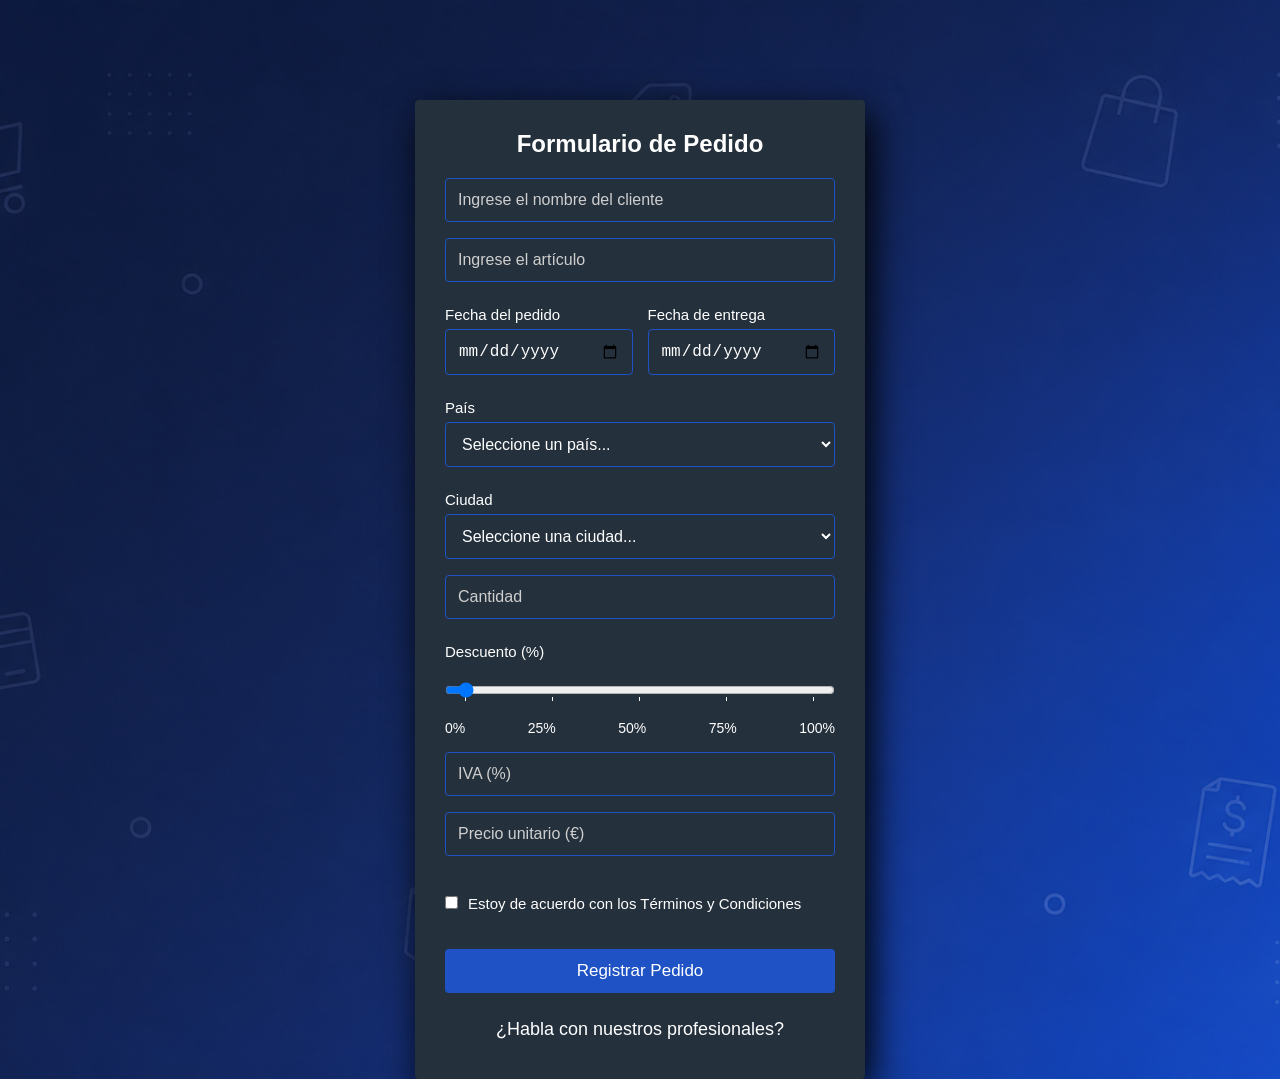
<file: 002formulario_gustavo/index.html>
<!DOCTYPE html>
<html lang="es">

<head>
    <meta charset="UTF-8">
    <meta name="viewport" content="width=device-width, initial-scale=1.0">
    <title>Formulario de Pedido</title>
    <link rel="stylesheet" href="css/styles.css">
    <link rel="icon" href="imagenes/favicon.png" type="image/x-icon">
</head>

<body>

    <section class="form-register">

        <h4>Formulario de Pedido</h4>

        <form>

            <input class="controls" type="text" name="cliente" placeholder="Ingrese el nombre del cliente" required>

            <input class="controls" type="text" name="articulo" placeholder="Ingrese el artículo" required>

            <div class="fechas">

                <div class="grupo">
                    <label for="fechaPedido">Fecha del pedido</label>
                    <input class="controls" type="date" id="fechaPedido" name="fechaPedido" required>
                </div>

                <div class="grupo">
                    <label for="fechaEntrega">Fecha de entrega</label>
                    <input class="controls" type="date" id="fechaEntrega" name="fechaEntrega" required>
                </div>

            </div>

            <label for="pais">País</label>
            <select class="controls" id="pais" name="pais" required>
                <option value="">Seleccione un país...</option>
                <option value="España">España</option>
                <option value="Francia">Francia</option>
                <option value="Portugal">Portugal</option>
            </select>

            <label for="ciudad">Ciudad</label>
            <select class="controls" id="ciudad" name="ciudad" required>

                <option value="">Seleccione una ciudad...</option>

                <optgroup label="España">
                    <option>Madrid</option>
                    <option>Barcelona</option>
                </optgroup>

                <optgroup label="Francia">
                    <option>París</option>
                    <option>Lyon</option>
                </optgroup>

                <optgroup label="Portugal">
                    <option>Lisboa</option>
                    <option>Oporto</option>
                </optgroup>

            </select>

            <input class="controls" type="number" name="cantidad" min="1" placeholder="Cantidad" required>

            <label for="descuento">Descuento (%)</label>

            <input class="controls" type="range" id="descuento" name="descuento" min="0" max="100" step="1" value="0"
                list="marcas">

            <datalist id="marcas">
                <option value="0" label="0%"></option>
                <option value="25" label="25%"></option>
                <option value="50" label="50%"></option>
                <option value="75" label="75%"></option>
                <option value="100" label="100%"></option>
            </datalist>

            <div class="rango">
                <span>0%</span>
                <span>25%</span>
                <span>50%</span>
                <span>75%</span>
                <span>100%</span>
            </div>

            <input class="controls" type="number" name="iva" min="0" max="100" step="0.01" placeholder="IVA (%)"
                required>

            <input class="controls" type="number" name="precio" min="1" step="1" placeholder="Precio unitario (€)"
                required>

            <div class="terminos">

                <input type="checkbox" id="terminos" required>

                <label for="terminos">
                    Estoy de acuerdo con los <a href="#">Términos y Condiciones</a>
                </label>

            </div>

            <input class="buttons" type="submit" value="Registrar Pedido">

            <p>
                <a href="#">¿Habla con nuestros profesionales?</a>
            </p>

        </form>

    </section>

</body>

</html>
</file>
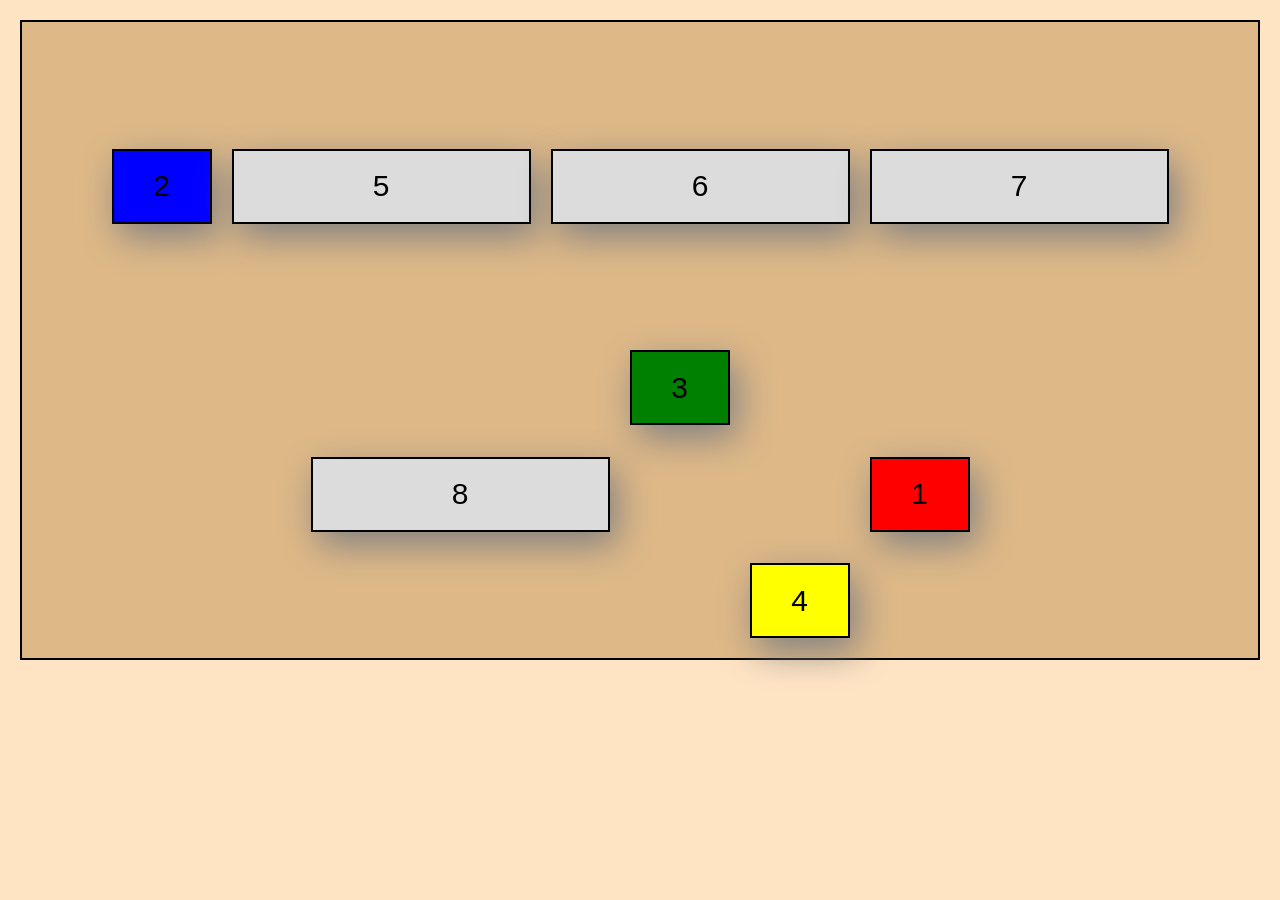
<file: 003flexbox/index.html>
<!DOCTYPE html>
<html lang="es">

<head>
    <meta charset="UTF-8">
    <meta name="viewport" content="width=device-width, initial-scale=1.0">
    <title>Aprendiendo Flexbox</title>

    <style>
        * {
            box-sizing: border-box;
        }

        body {
            margin: 0;
            padding: 20px;
            background-color: bisque;
            font-family: Arial, Helvetica, sans-serif;
        }

        .flex-container {
            display: flex;
            flex-flow: row wrap;
            justify-content: center;
            align-items: center;
            gap: 20px;

            min-height: 40rem;

            padding: 20px;
            background-color: burlywood;
            border: 2px solid black;
        }

        .flex-container>div {
            width: 100px;
            height: 75px;

            display: flex;
            justify-content: center;
            align-items: center;

            font-size: 30px;
            border: 2px solid black;
            background-color: gainsboro;

            box-shadow: 7px 13px 37px gray;

            transition: transform .3s ease;
        }

        .column {
            flex: 0 0 25%;
            max-width: 25%;
        }

        .flex-container>div:hover {
            transform: scale(1.2);
            cursor: pointer;
        }
    </style>

</head>

<body>
    <div class="flex-container">
        <div style="order:6; background:red;">1</div>
        <div style="background:blue;">2</div>
        <div style="align-self: flex-start; order:1; background:green;">3</div>
        <div style="align-self: flex-end; order:4; background:yellow;">4</div>
        <div class="column">5</div>
        <div class="column">6</div>
        <div class="column">7</div>
        <div class="column">8</div>
    </div>
</body>

</html>
</file>
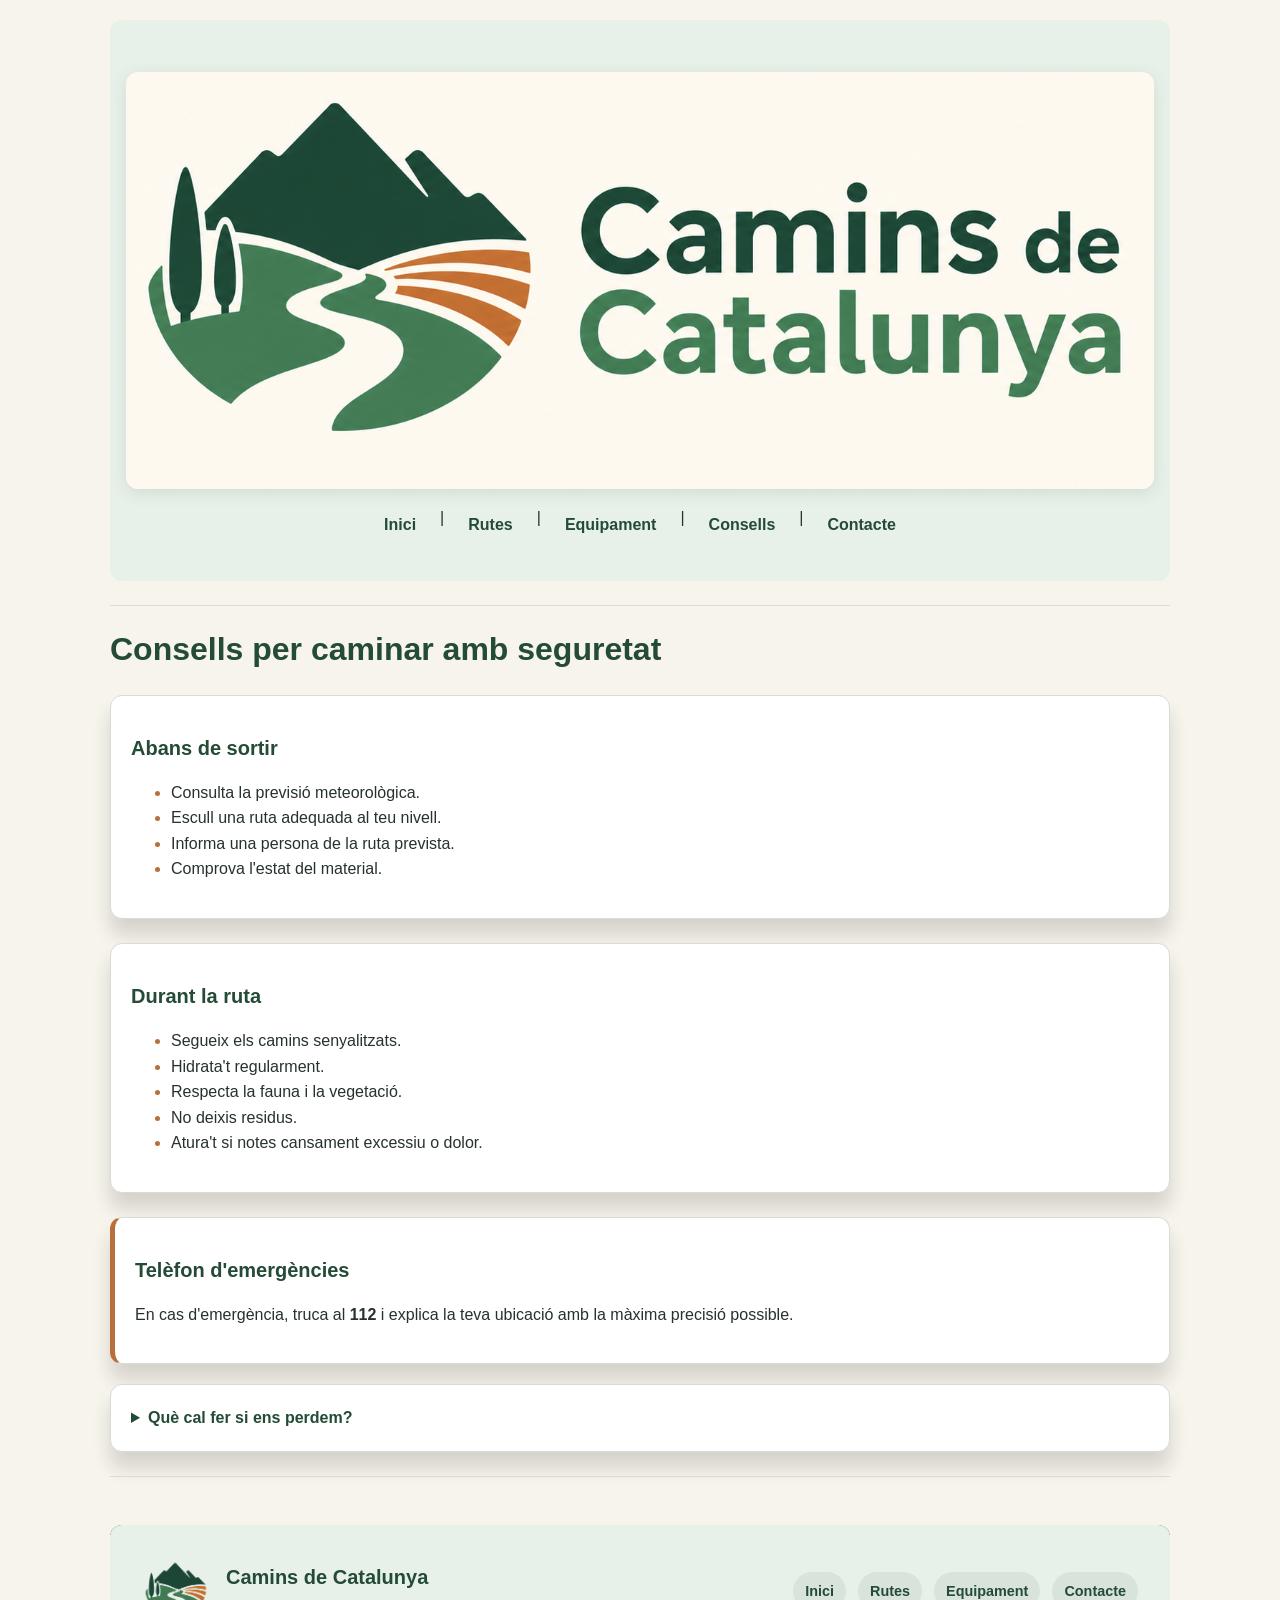
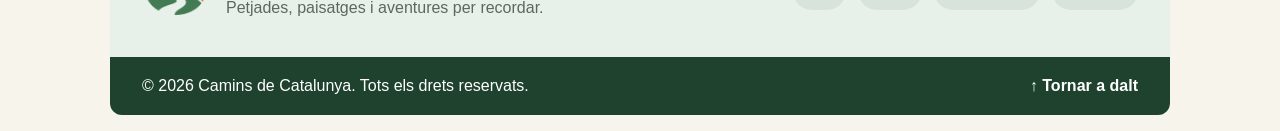
<file: 001Camins/consells.html>
<!DOCTYPE html>
<html lang="ca">
<head>
    <meta charset="UTF-8">
    <meta name="viewport" content="width=device-width, initial-scale=1.0">
    <title>Camins de Catalunya | Consells</title>
    <link rel="stylesheet" href="estils.css?v=3">
</head>
<body>

<header>
    <h1 class="logo-web">
        <img class="logo-capcalera" src="logo-camins-catalunya.png" alt="Camins de Catalunya">
    </h1>
    <nav>
        <a href="index.html">Inici</a> |
        <a href="rutes.html">Rutes</a> |
        <a href="equipament.html">Equipament</a> |
        <a href="consells.html">Consells</a> |
        <a href="contacte.html">Contacte</a>
    </nav>
</header>

<main>
    <hr>
    <h2>Consells per caminar amb seguretat</h2>

    <section>
        <h3>Abans de sortir</h3>
        <ul>
            <li>Consulta la previsió meteorològica.</li>
            <li>Escull una ruta adequada al teu nivell.</li>
            <li>Informa una persona de la ruta prevista.</li>
            <li>Comprova l'estat del material.</li>
        </ul>
    </section>

    <section>
        <h3>Durant la ruta</h3>
        <ul>
            <li>Segueix els camins senyalitzats.</li>
            <li>Hidrata't regularment.</li>
            <li>Respecta la fauna i la vegetació.</li>
            <li>No deixis residus.</li>
            <li>Atura't si notes cansament excessiu o dolor.</li>
        </ul>
    </section>

    <aside>
        <h3>Telèfon d'emergències</h3>
        <p>
            En cas d'emergència, truca al <strong>112</strong> i explica
            la teva ubicació amb la màxima precisió possible.
        </p>
    </aside>

    <details>
        <summary>Què cal fer si ens perdem?</summary>
        <p>
            Mantén la calma, evita continuar sense orientació, comprova el mapa
            o el GPS i contacta amb emergències si no pots tornar a una zona segura.
        </p>
    </details>
</main>

<hr>

<footer class="peu-web">
    <div class="peu-contingut">
        <div class="peu-identitat">
            <img class="logo-peu" src="mosca-camins-catalunya.png" alt="">
            <div>
                <p class="peu-titol">Camins de Catalunya</p>
                <p class="peu-eslogan">Petjades, paisatges i aventures per recordar.</p>
            </div>
        </div>
        <nav class="peu-navegacio" aria-label="Navegació del peu de pàgina">
            <a href="index.html">Inici</a>
            <a href="rutes.html">Rutes</a>
            <a href="equipament.html">Equipament</a>
            <a href="contacte.html">Contacte</a>
        </nav>
    </div>
    <div class="peu-final">
        <p>&copy; 2026 Camins de Catalunya. Tots els drets reservats.</p>
        <a class="tornar-amunt" href="#">↑ Tornar a dalt</a>
    </div>
</footer>

</body>
</html>
</file>
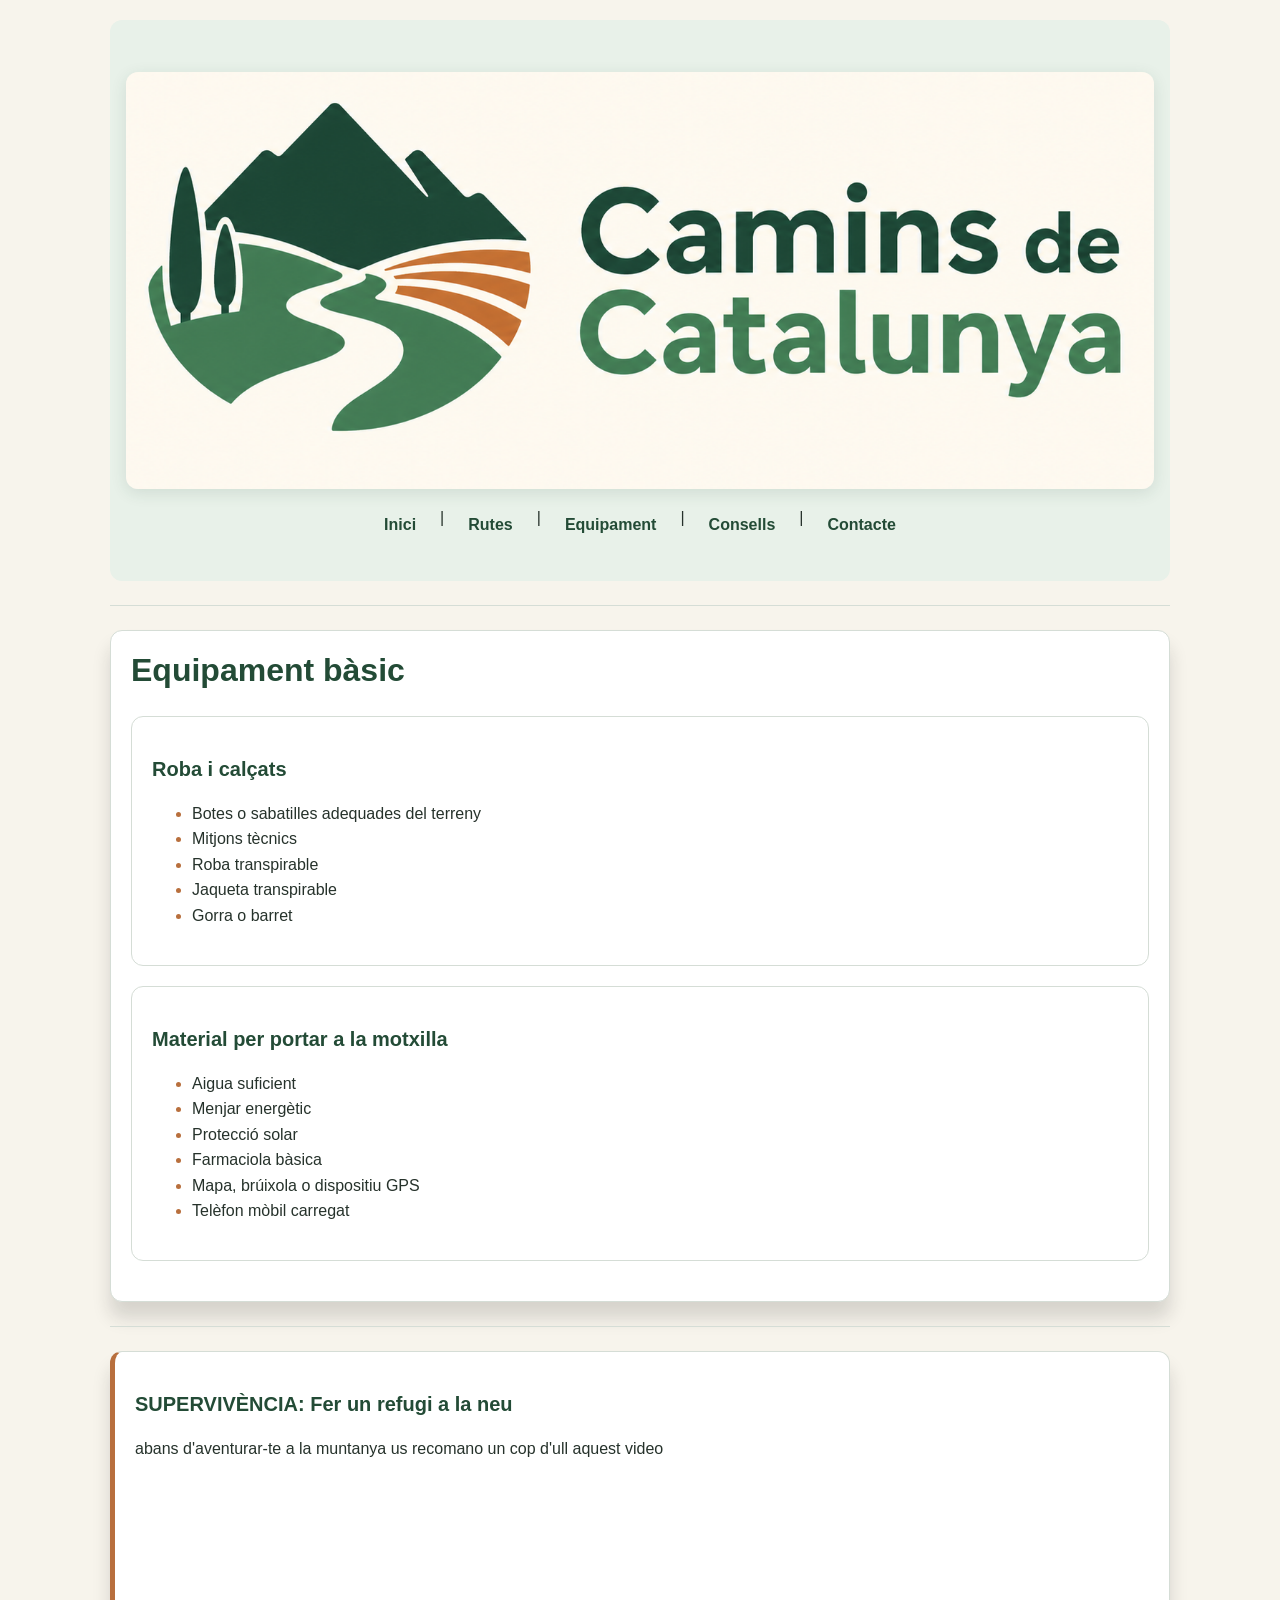
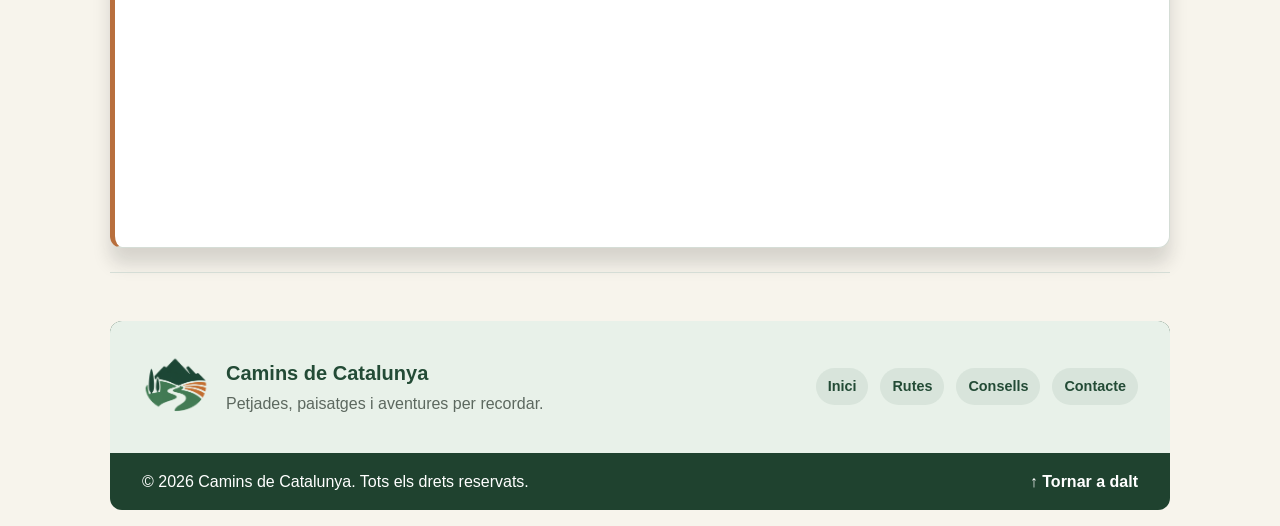
<file: 001Camins/equipament.html>
<!DOCTYPE html>
<html lang="ca">

<head>
    <meta charset="UTF-8">
    <meta name="viewport" content="width=device-width, initial-scale=1.0">
    <title>equipament</title>
    <link rel="stylesheet" href="estils.css?v=3">
</head>

<body>
    <header>
        <h1 class="logo-web">
            <img class="logo-capcalera" src="logo-camins-catalunya.png" alt="Camins de Catalunya">
        </h1>

    <nav class="menu-principal">
        <a href="index.html">Inici</a> |
        <a href="rutes.html">Rutes</a> |
        <a href="equipament.html">Equipament</a> |
        <a href="consells.html">Consells</a> |
        <a href="contacte.html">Contacte</a>
    </nav>
    </header>

</body>
<main class="contenido principal">
    <hr>
    <section>
<!--equipamiento ropa-->
        <h2> Equipament bàsic</h2>

        <article>
            <h3>Roba i calçats</h3>
            <ul>
                <li>Botes o sabatilles adequades del terreny</li>
                <li>Mitjons tècnics</li>
                <li>Roba transpirable</li>
                <li>Jaqueta transpirable</li>
                <li>Gorra o barret</li>
            </ul>
        </article>
<!--equimante básico-->
        <article>
            <h3>Material per portar a la motxilla</h3>
            <ul>
                <li>Aigua suficient</li>
                <li>Menjar energètic</li>
                <li>Protecció solar</li>
                <li>Farmaciola bàsica</li>
                <li>Mapa, brúixola o dispositiu GPS</li>
                <li>Telèfon mòbil carregat</li>
            </ul>
        </article>
    </section>
</main>
<hr>
<!--Es un enlace de supervivencia no una lista de equipamiento-->

<aside class="seccion-supervivencia">
    
    <h3>SUPERVIVÈNCIA: Fer un refugi a la neu</h3>
    <p span="advertencia">abans d'aventurar-te a la muntanya us recomano un cop d'ull aquest video</p>

<!-- El reproductor de YouTube integrado para que se vea desde la página -->
    
    <iframe 
        width="560" height="333"
        src="https://www.youtube.com/embed/H5Uje5Dqoyg"
        title="Vídeo de técnicas de supervivencia en montaña">   
    </iframe>
</aside>

<hr>
<footer class="peu-web">
    <div class="peu-contingut">
        <div class="peu-identitat">
            <img class="logo-peu" src="mosca-camins-catalunya.png" alt="">
            <div>
                <p class="peu-titol">Camins de Catalunya</p>
                <p class="peu-eslogan">Petjades, paisatges i aventures per recordar.</p>
            </div>
        </div>
        <nav class="peu-navegacio" aria-label="Navegació del peu de pàgina">
            <a href="index.html">Inici</a>
            <a href="rutes.html">Rutes</a>
            <a href="consells.html">Consells</a>
            <a href="contacte.html">Contacte</a>
        </nav>
    </div>
    <div class="peu-final">
        <p>&copy; 2026 Camins de Catalunya. Tots els drets reservats.</p>
        <a class="tornar-amunt" href="#">↑ Tornar a dalt</a>
    </div>
</footer>
</section>

</html>
</file>
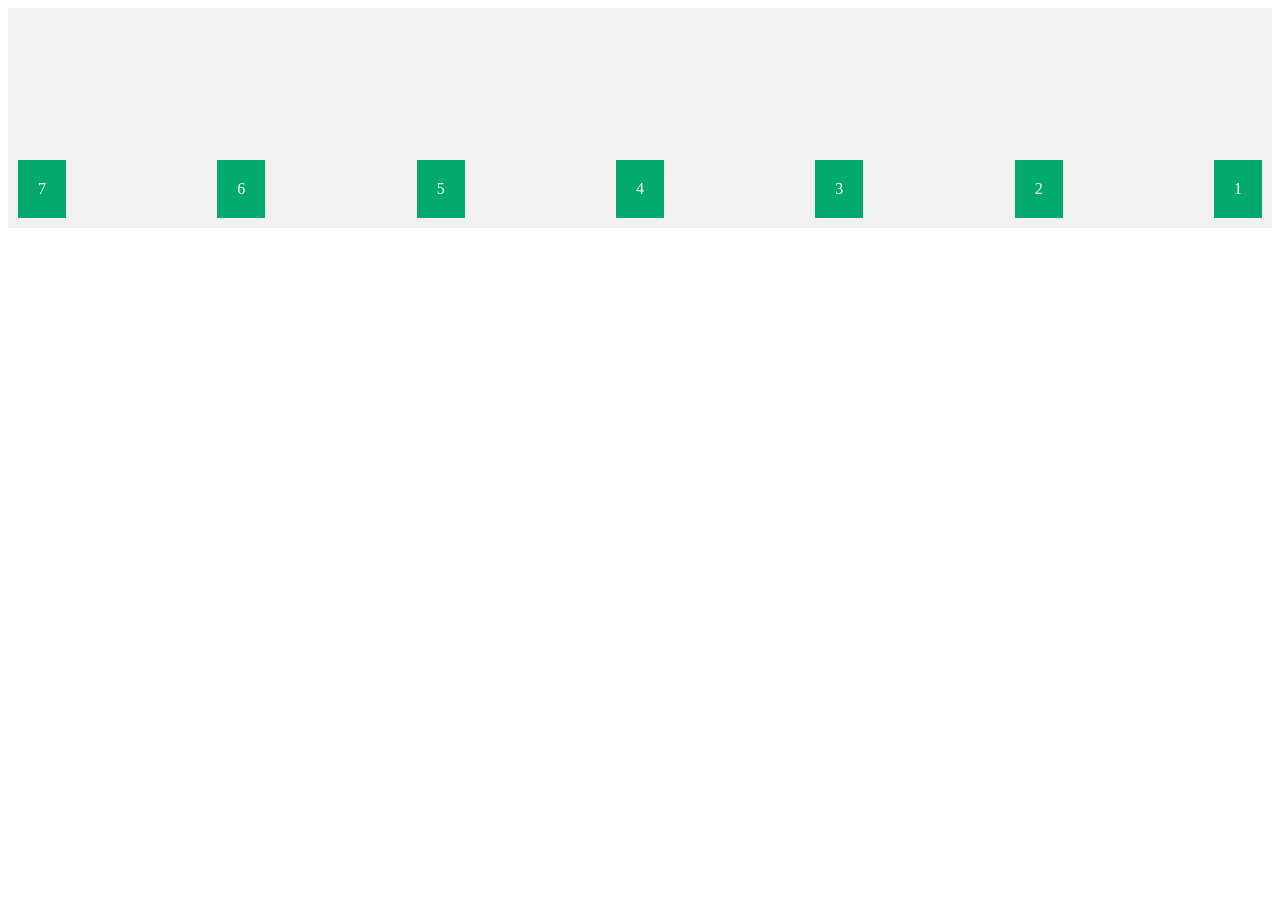
<file: 003flexbox/01exercici.html>
<!DOCTYPE html>
<html>
<head>
<style>
.container {
  background-color: #f1f1f1;
  padding: 10px;
  height: 200px;
  display: flex;
  flex-direction:row-reverse;
  gap:10px;
  flex-wrap: wrap-reverse;
  /*flex-flow: row wrap;*/
  justify-content: space-between;
  align-items: flex-start;
}

.container > div {
  background-color: #04AA6D;
  color: white;
  padding: 20px;
  text-align: center;
}
</style>
</head>
<body>

<div class="container">
  <div>1</div>
  <div>2</div>
  <div>3</div>
  <div>4</div>
  <div>5</div>
  <div>6</div>
  <div>7</div>
</div>

</body>
</html>
</file>
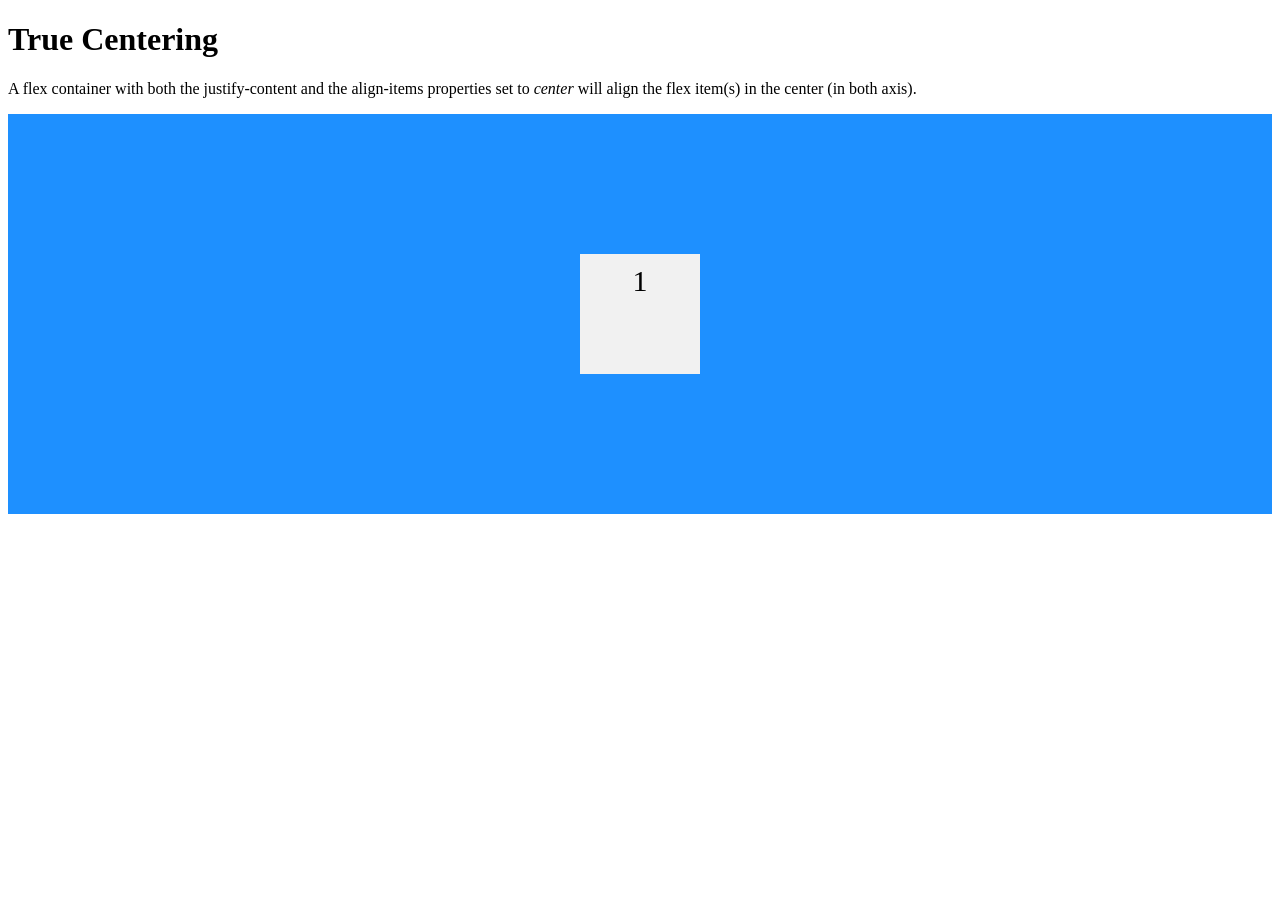
<file: 003flexbox/02centerFlexbox.html>
<!DOCTYPE html>
<html>
<head>
<style>
.container {
  display: flex;
  justify-content: center;
  align-items: center;
  height: 400px;
  background-color: DodgerBlue;
}


.container div {
  background-color: #f1f1f1;
  width: 100px;
  height: 100px;  
  margin: 10px;
  padding: 10px;
  text-align: center;  
  font-size: 30px;
}
</style>
</head>
<body>

<h1>True Centering</h1>

<p>A flex container with both the justify-content and the align-items properties set to <em>center</em> will align the flex item(s) in the center (in both axis).</p>

<div class="container">
  <div>1</div>
</div>

</body>
</html>
</file>
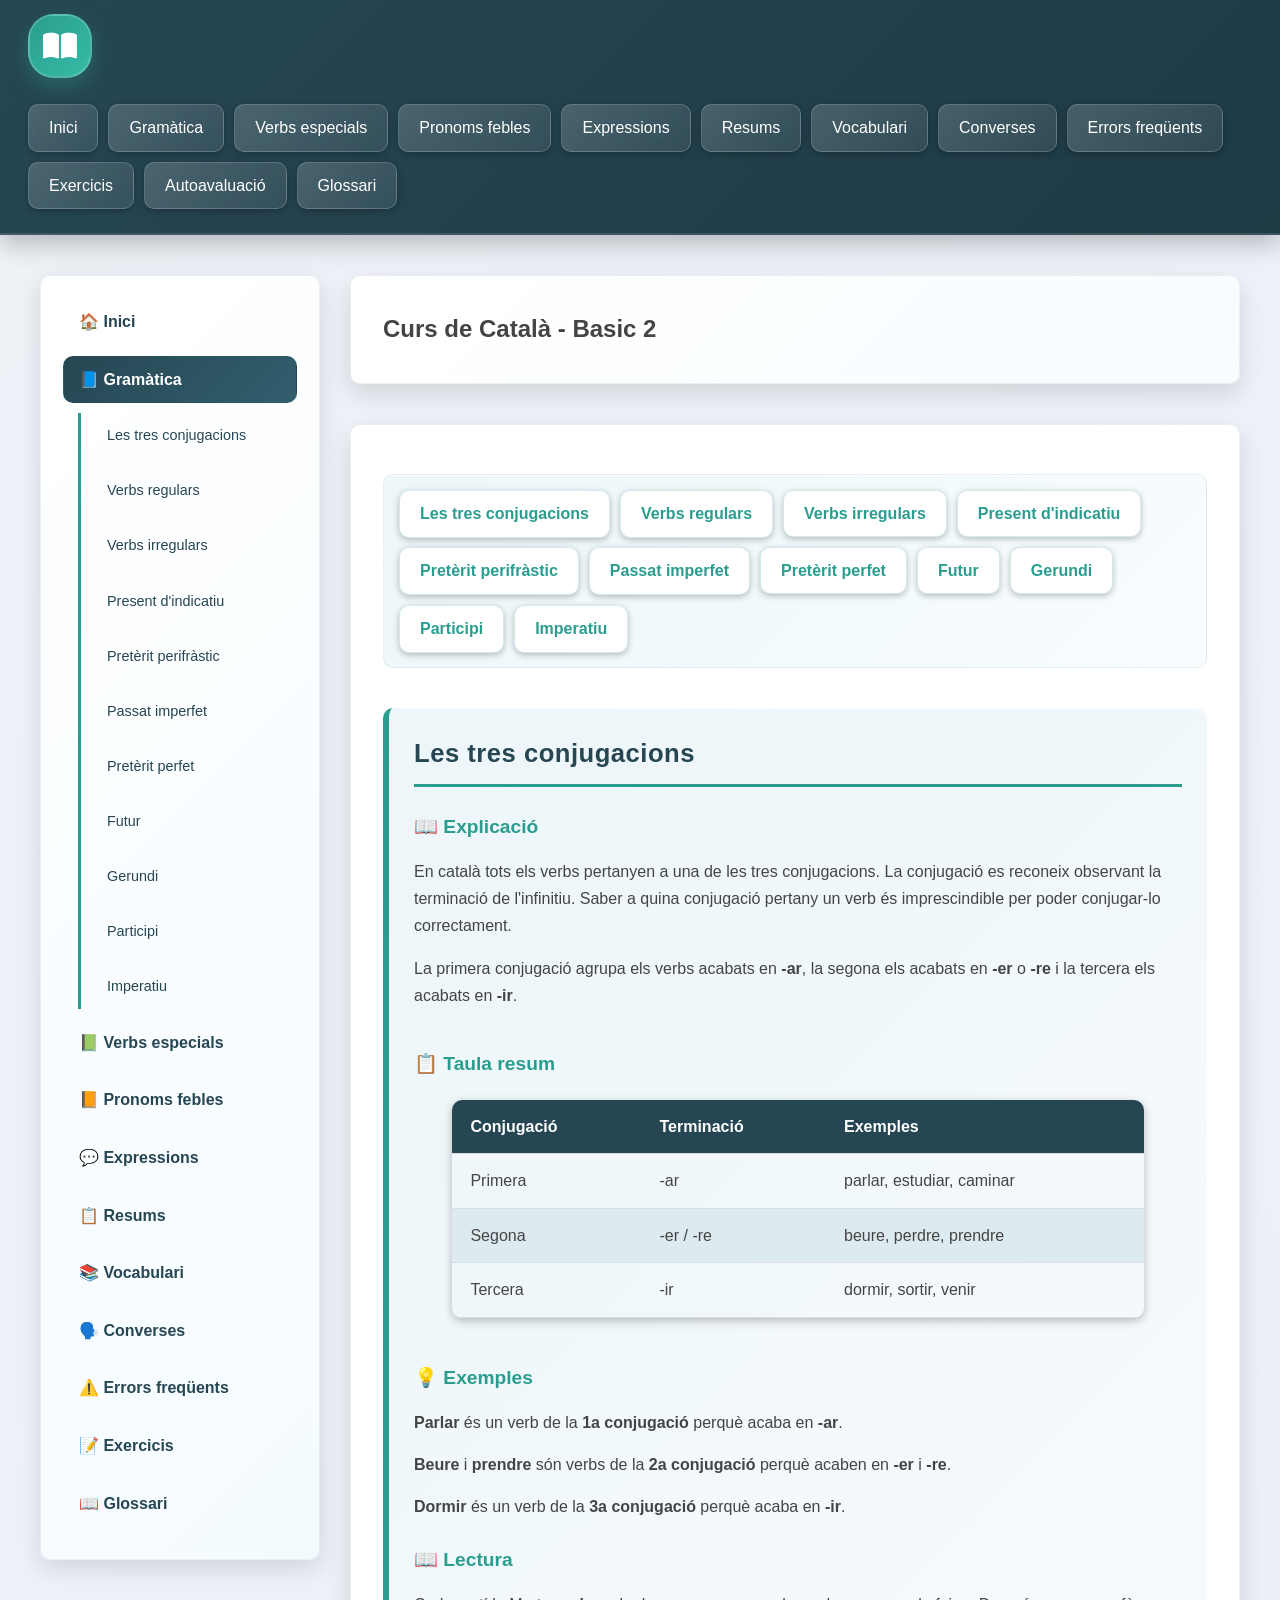
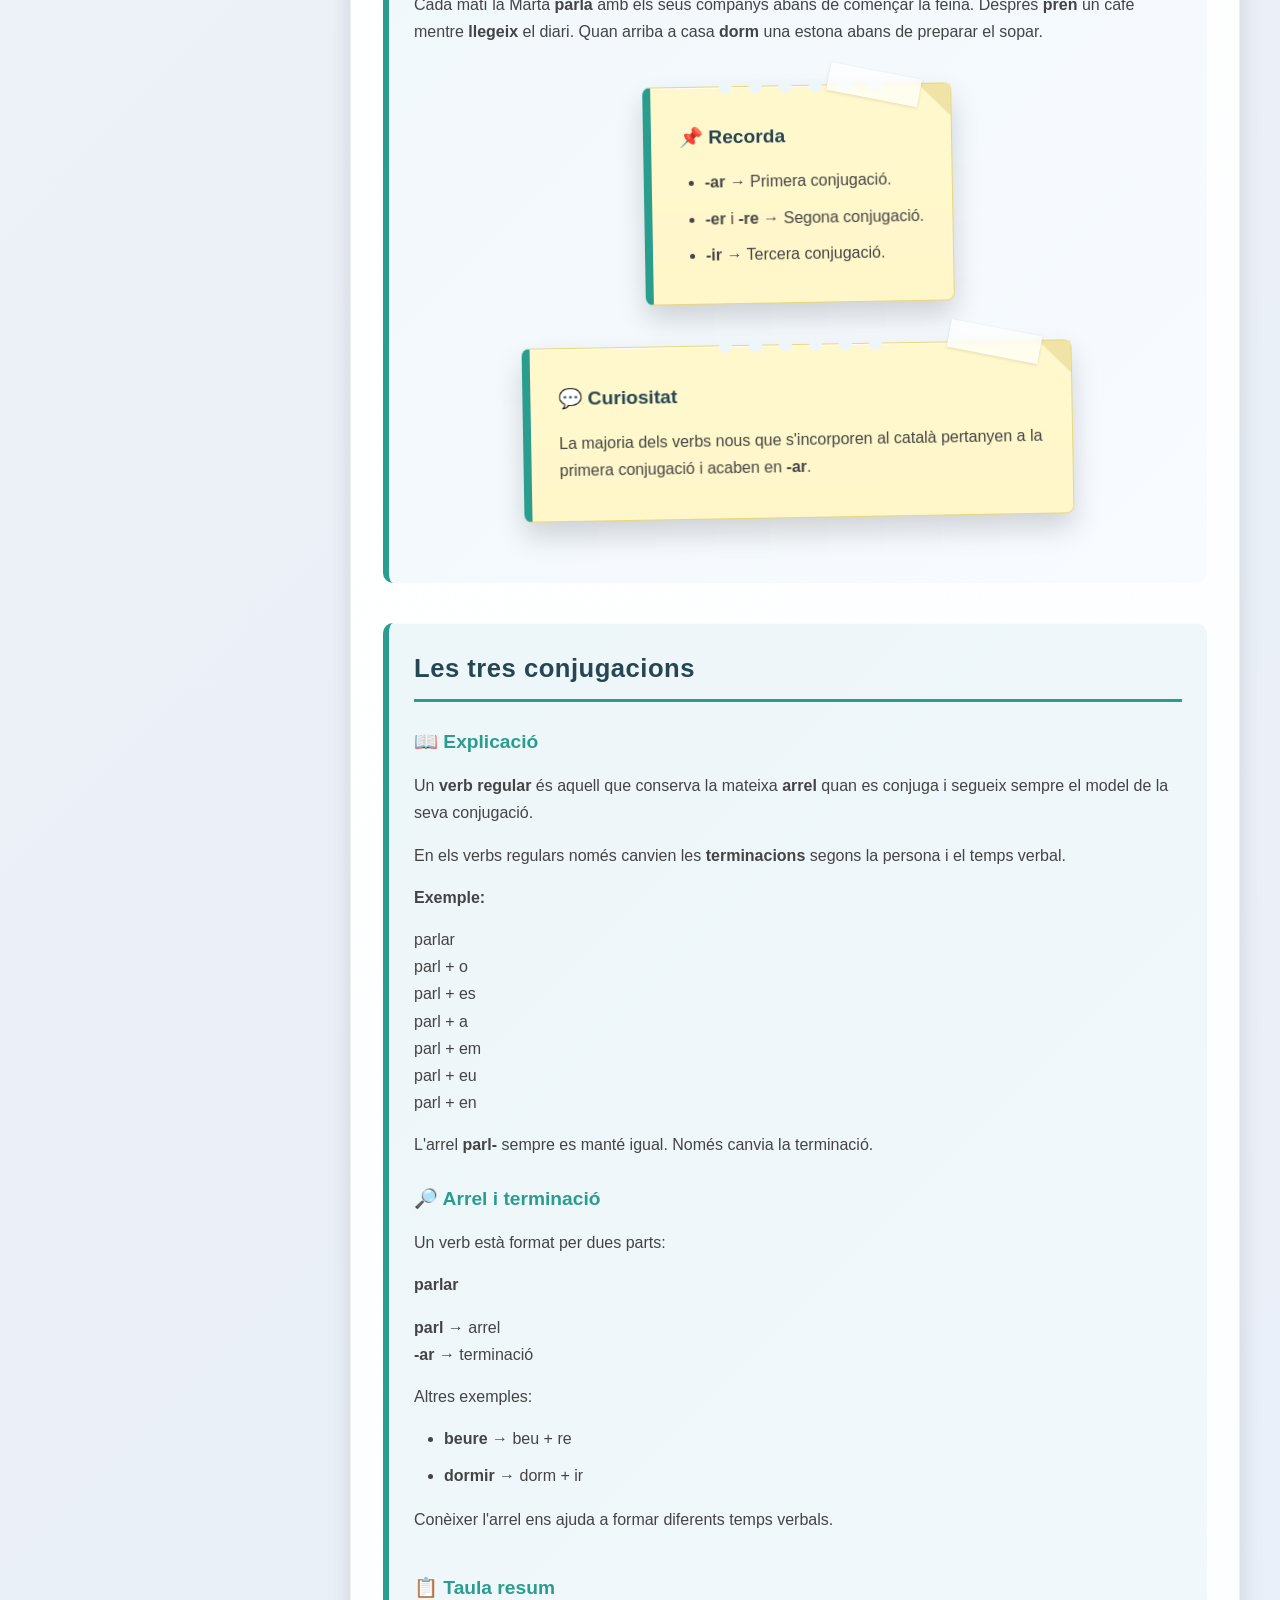
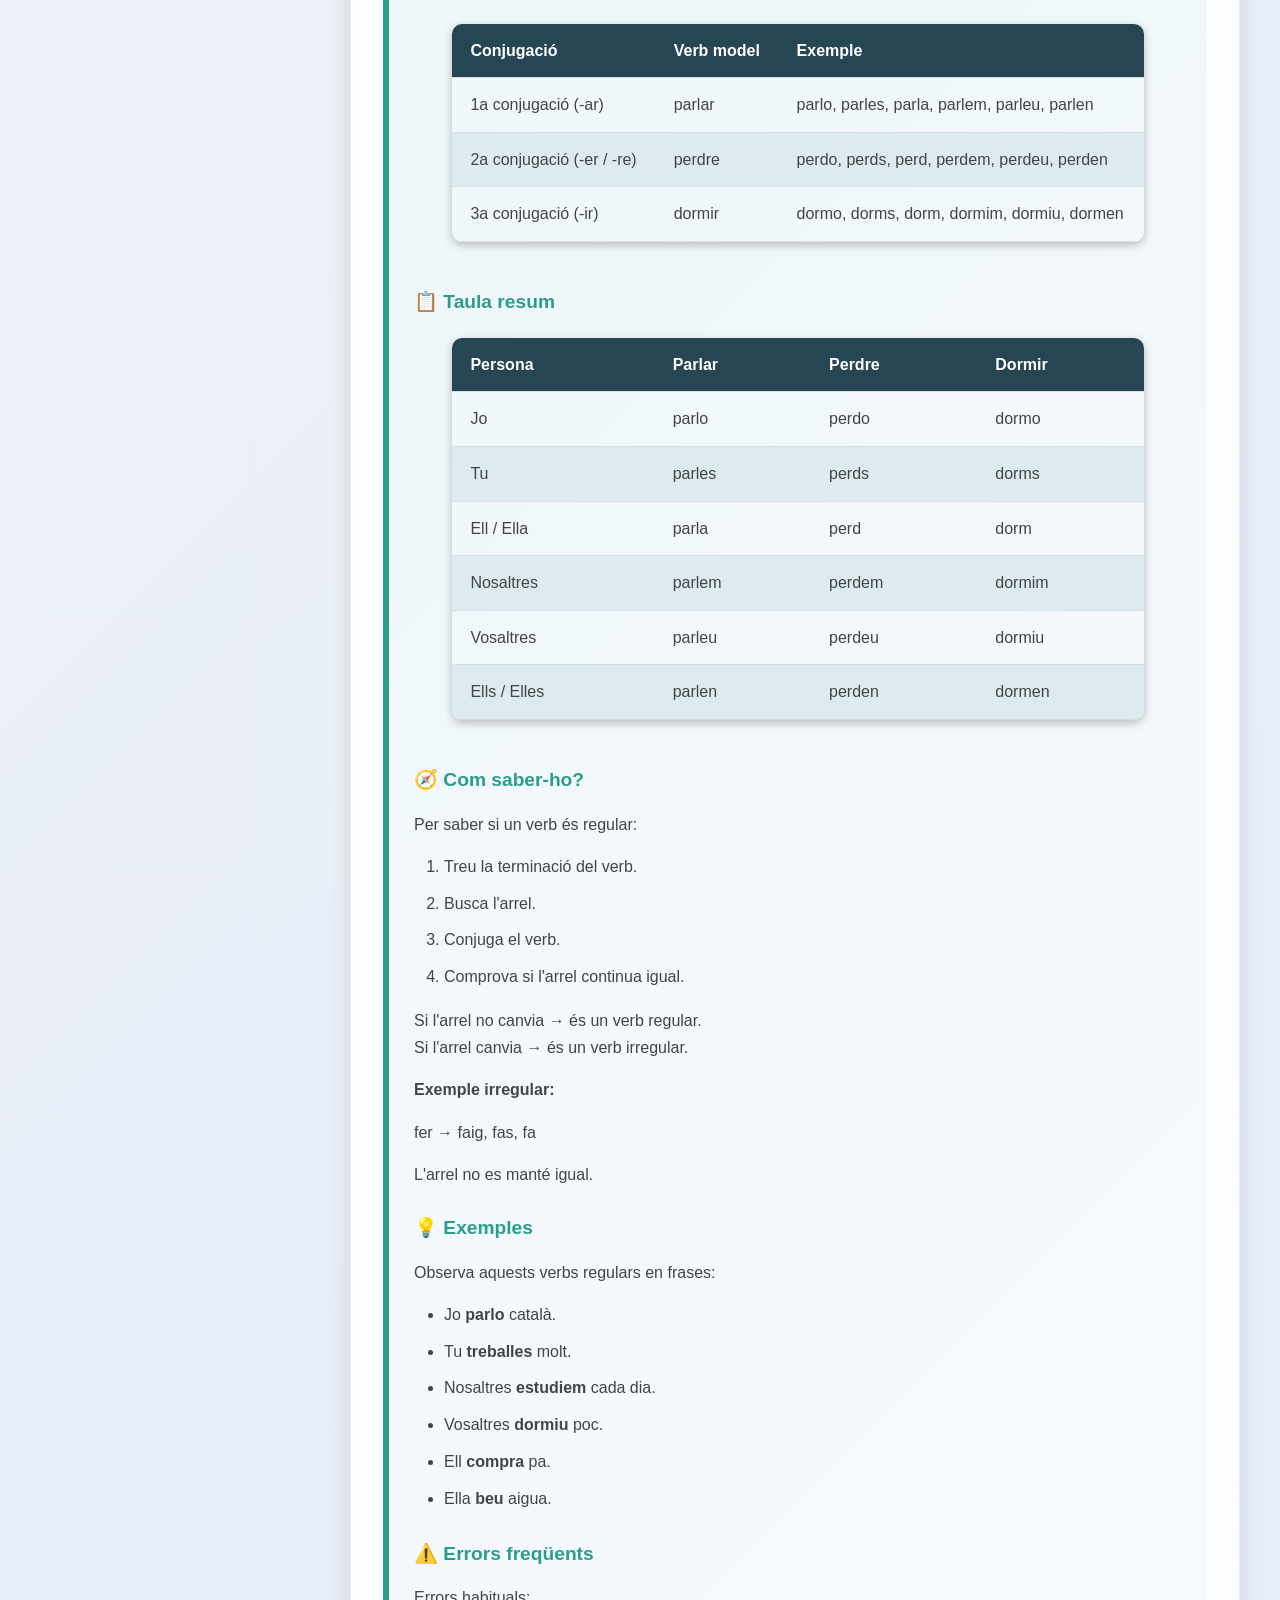
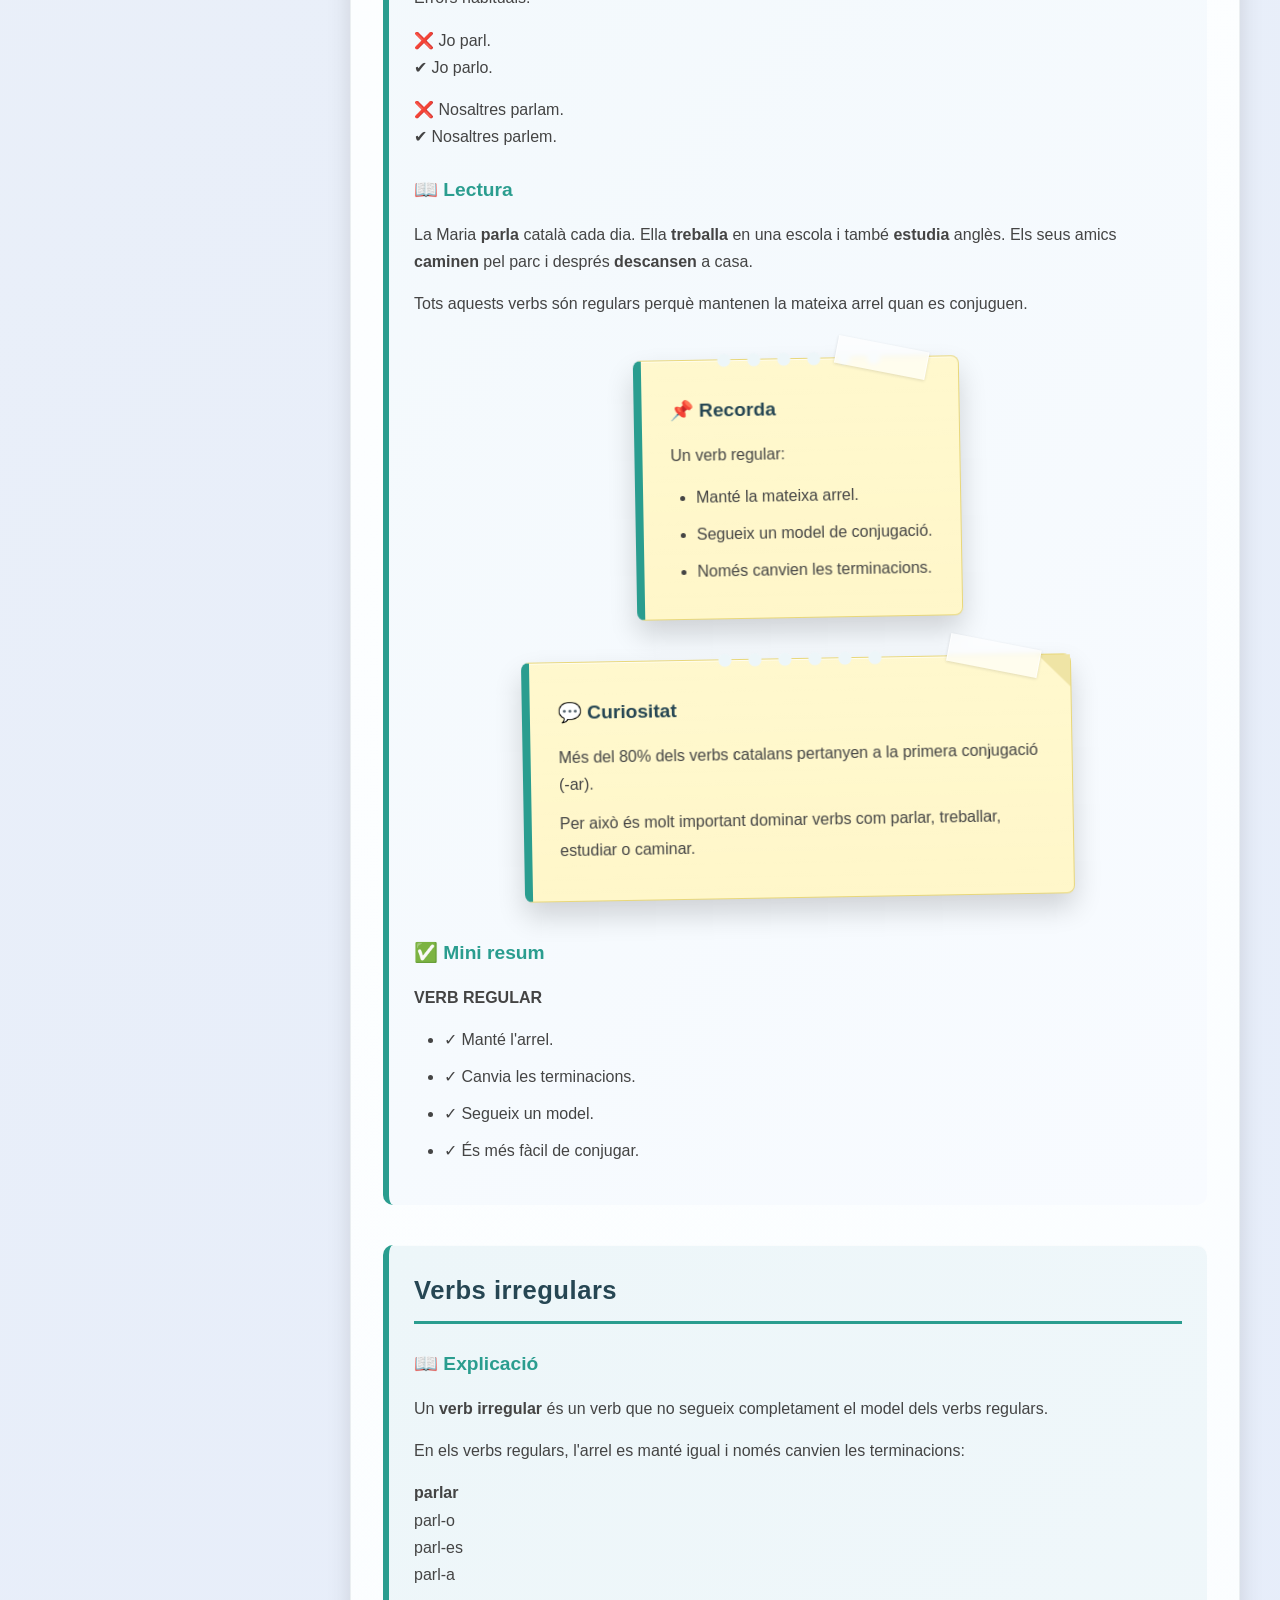
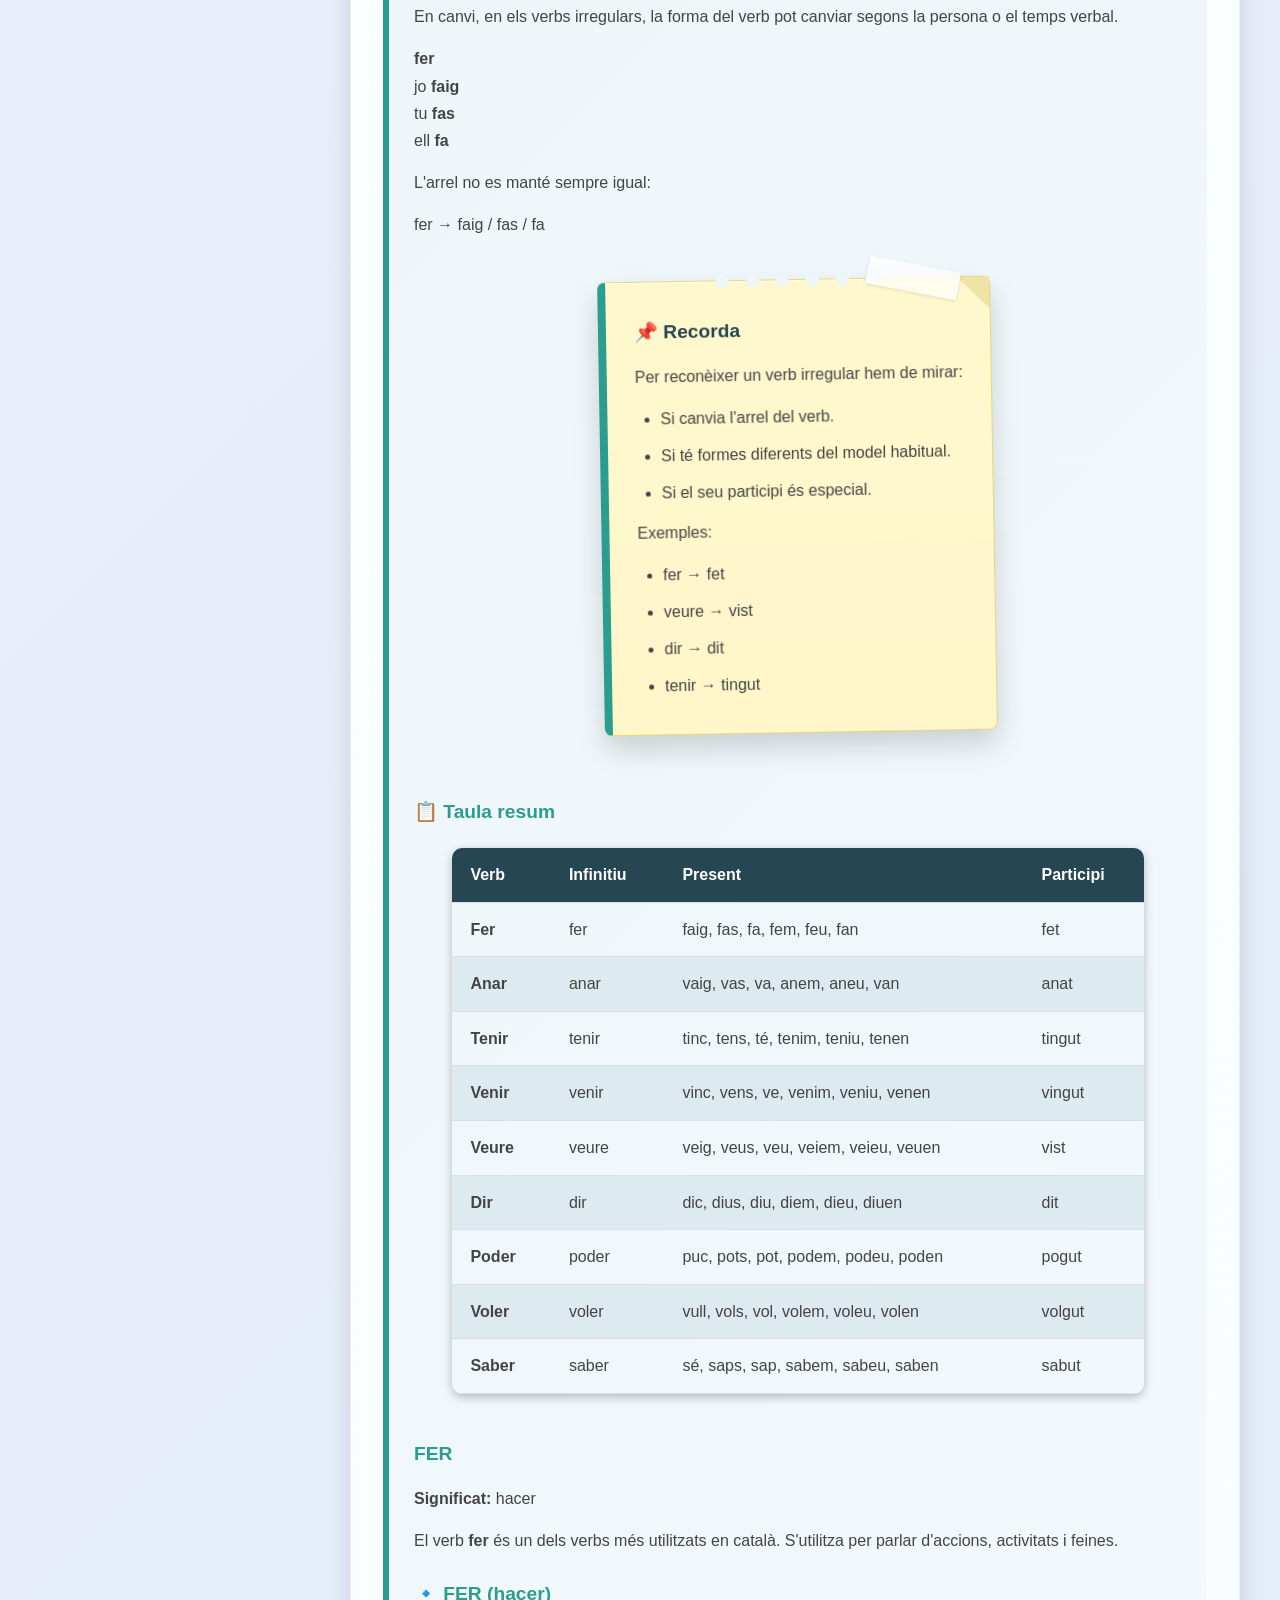
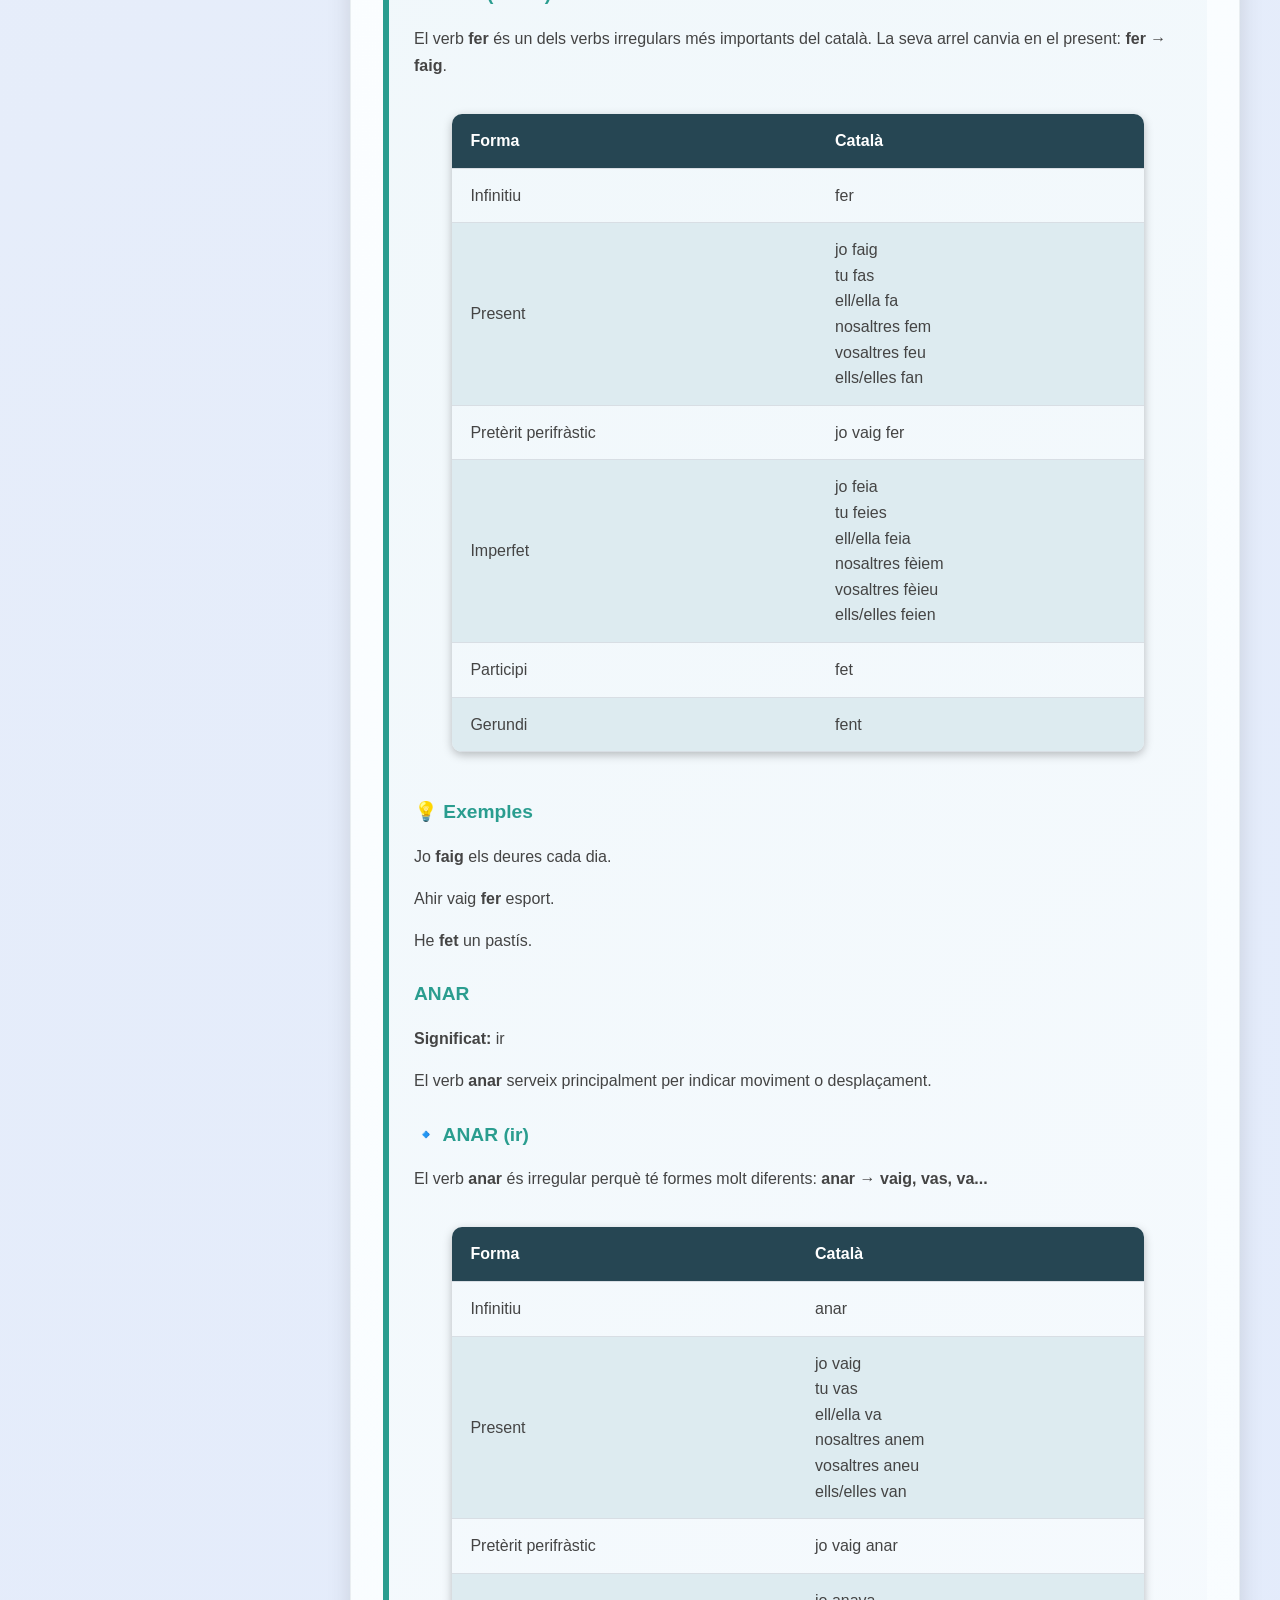
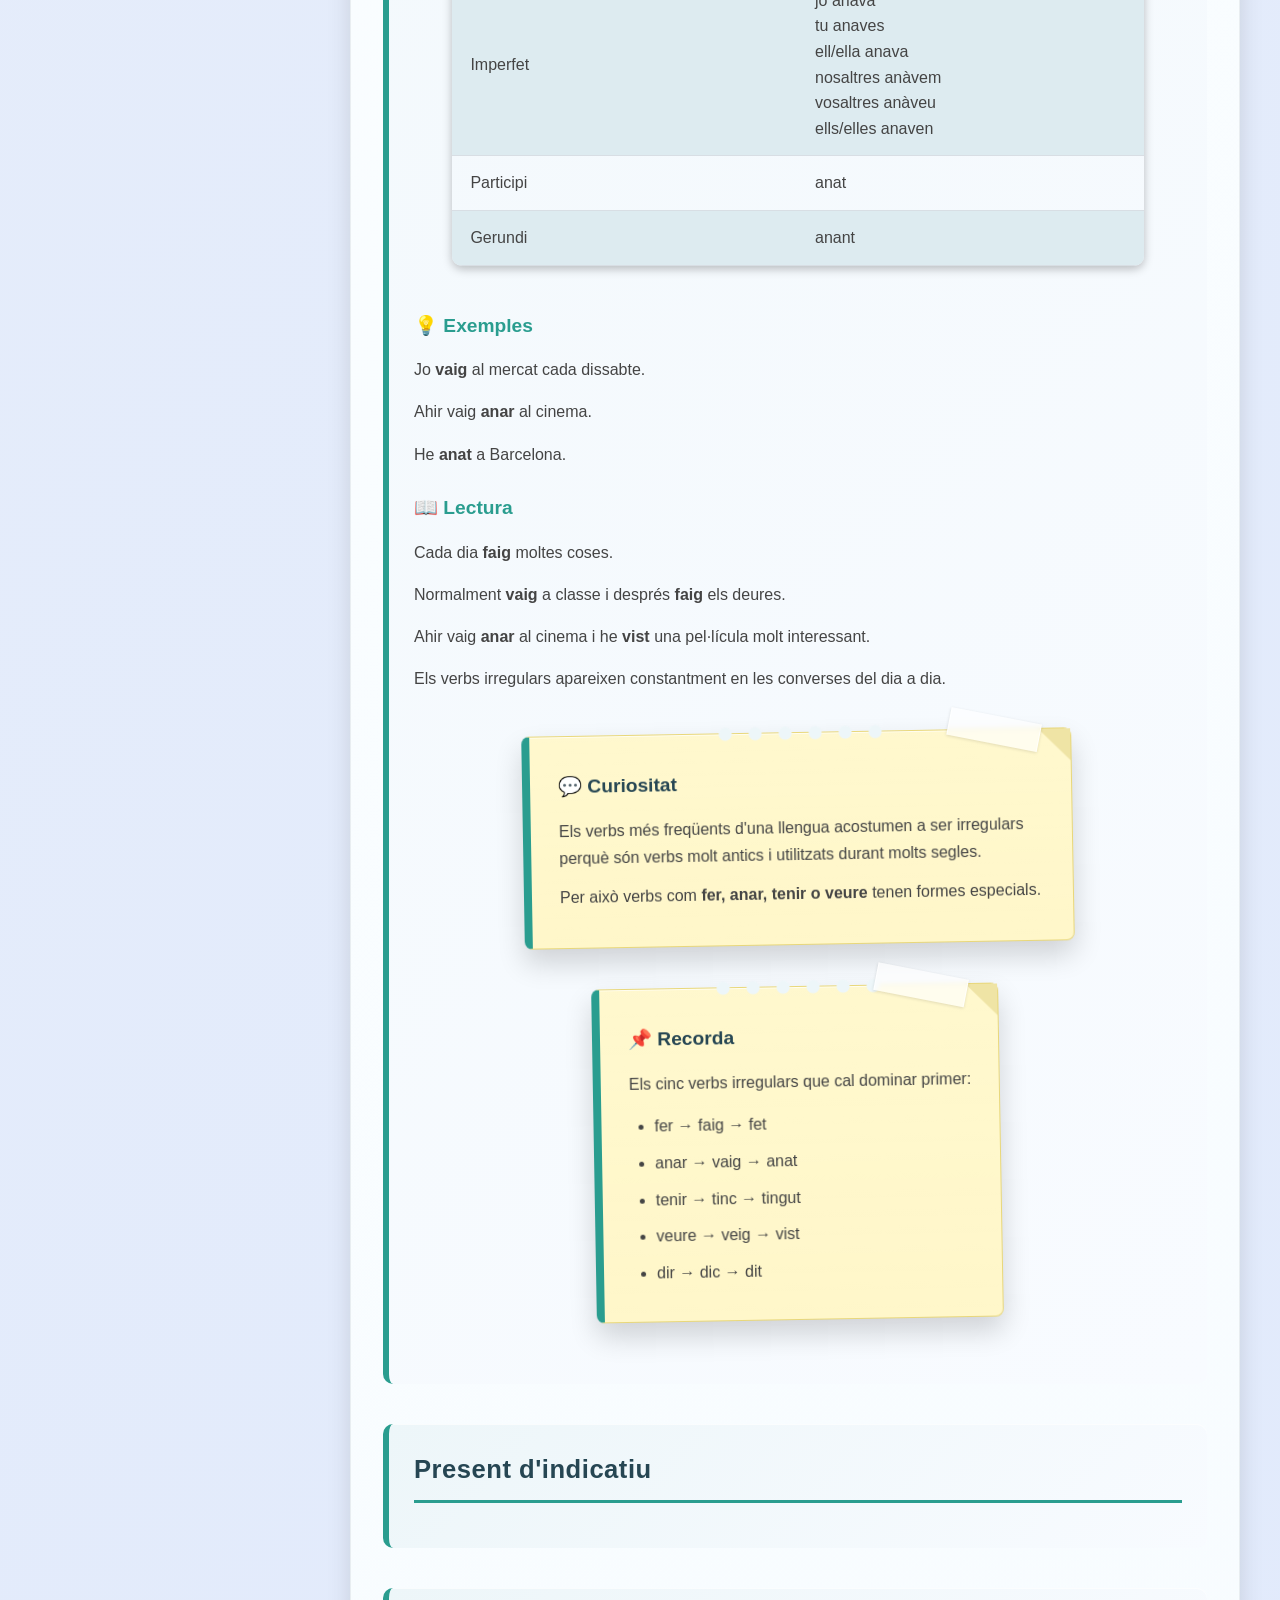
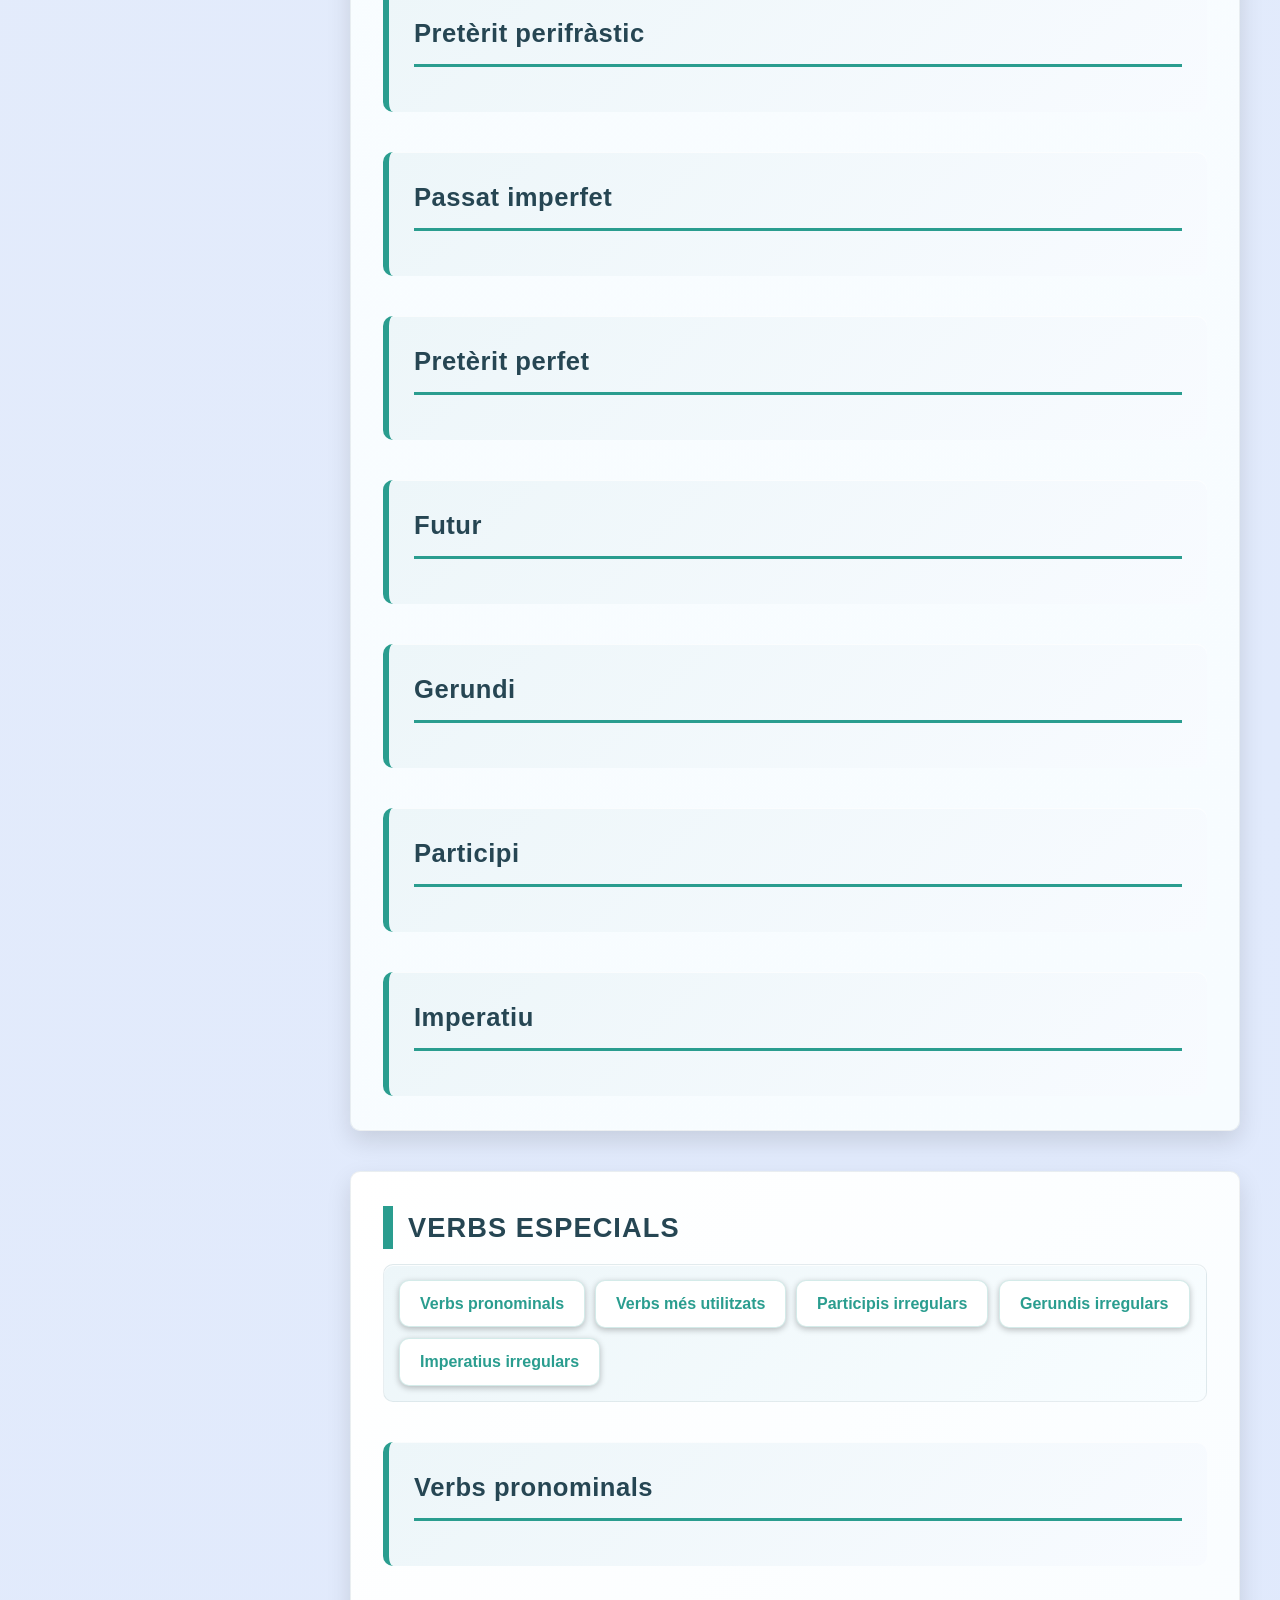
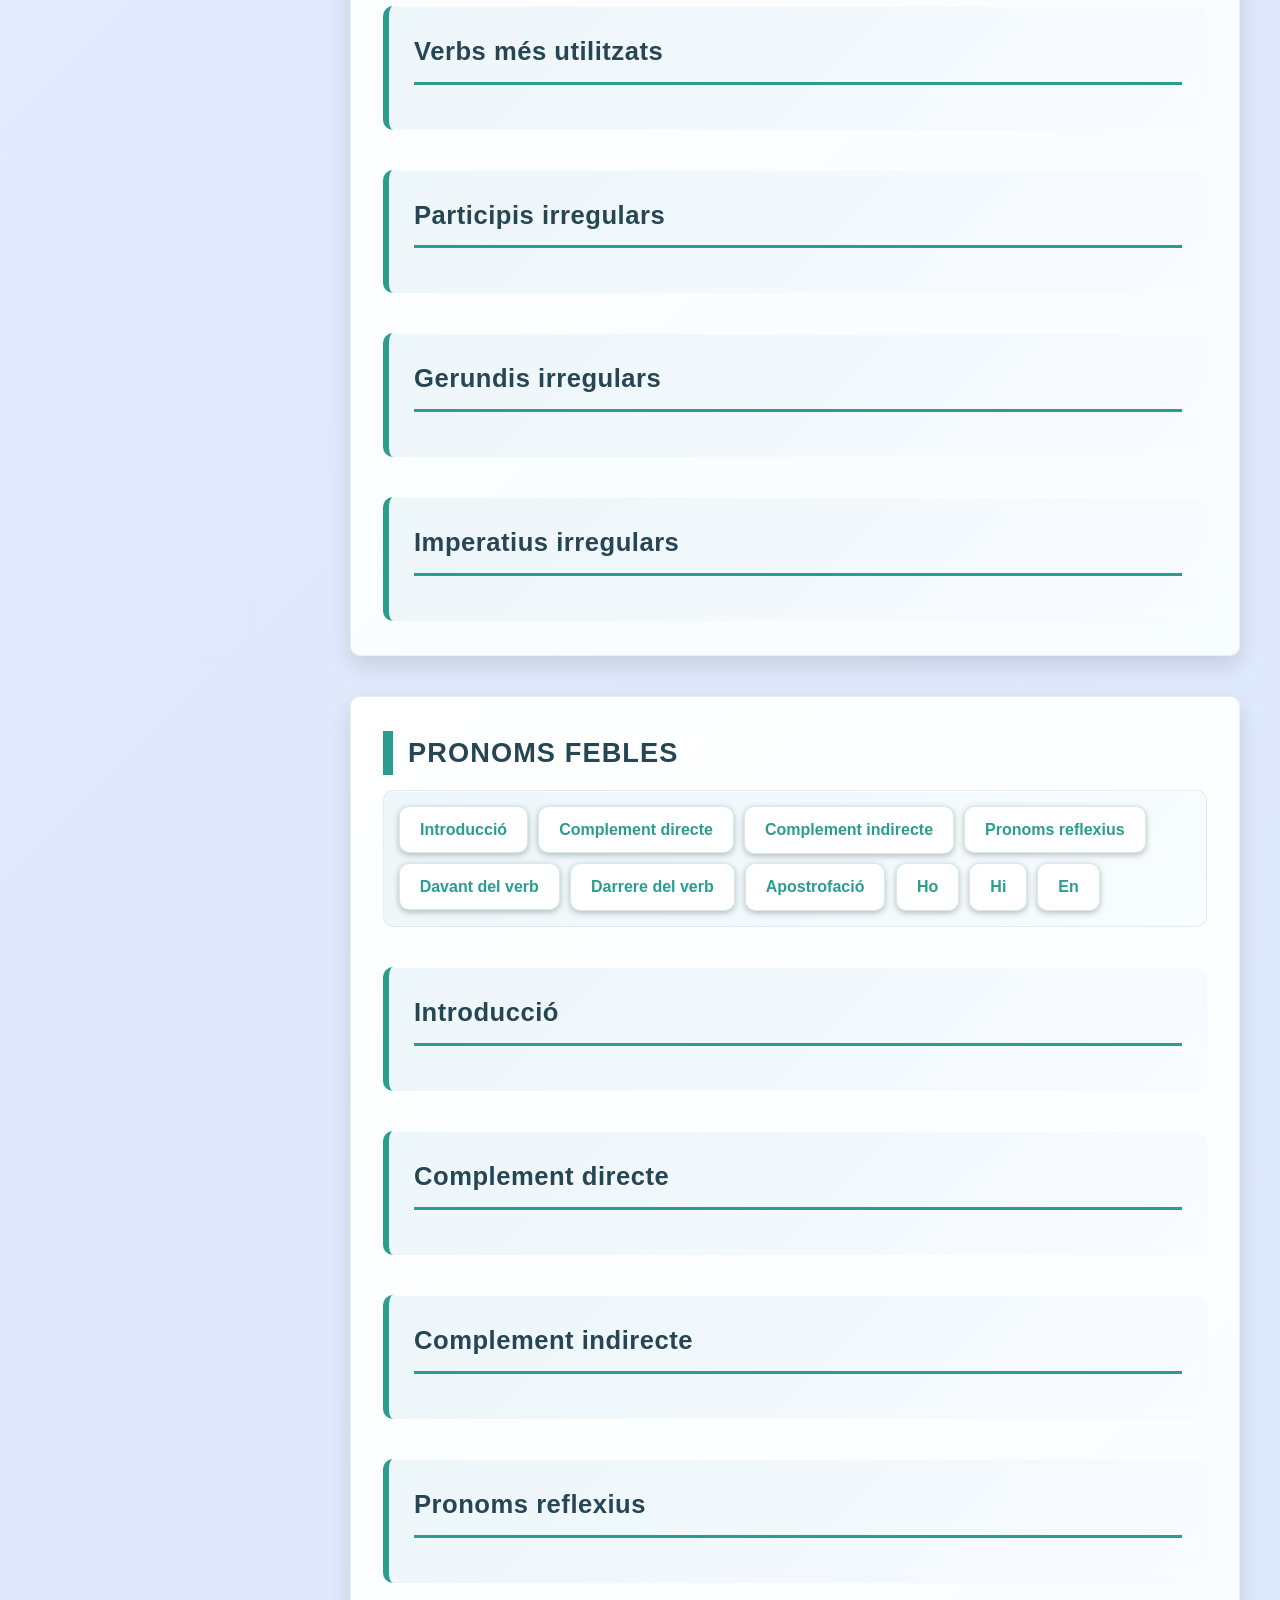
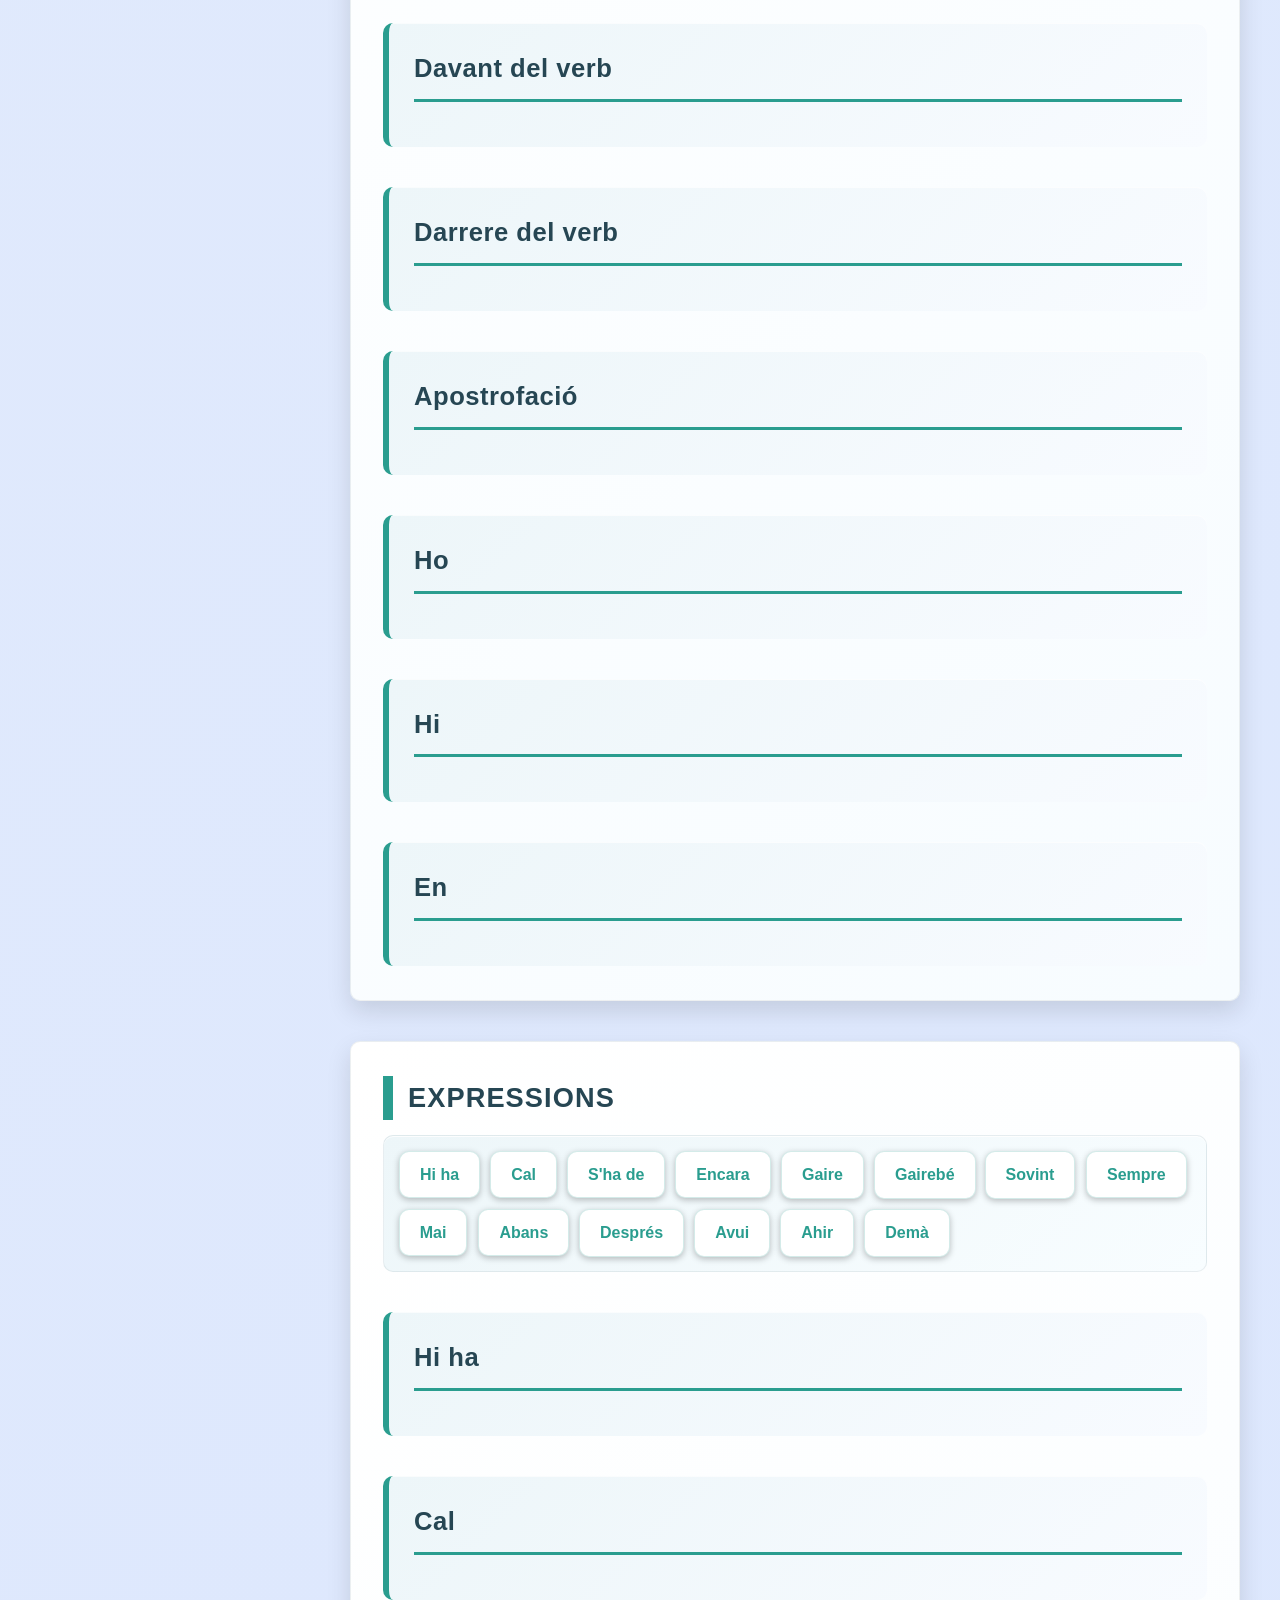
<file: navegacion/navbar.html>
<!DOCTYPE html>
<html lang="es">

<head>
    <meta charset="UTF-8">
    <meta name="viewport" content="width=device-width, initial-scale=1.0">
    <title>Barra de navegación</title>
    <link rel="stylesheet" href="https://cdnjs.cloudflare.com/ajax/libs/font-awesome/6.7.2/css/all.min.css">
    <link rel="stylesheet" href="navbar.css">
</head>

<body>
    <header>
        <nav class="navbar">
            <div class="logo">
                <i class="fa-solid fa-book-open"></i>
            </div>

            <ul class="menu">
                <li><a class="boton" href="#inici">Inici</a></li>
                <li><a class="boton" href="#gramatica">Gramàtica</a></li>
                <li><a class="boton" href="#verbs">Verbs especials</a></li>
                <li><a class="boton" href="#pronoms">Pronoms febles</a></li>
                <li><a class="boton" href="#expressions">Expressions</a></li>
                <li><a class="boton" href="#resums">Resums</a></li>
                <li><a class="boton" href="#vocabulari">Vocabulari</a></li>
                <li><a class="boton" href="#converses">Converses</a></li>
                <li><a class="boton" href="#errors">Errors freqüents</a></li>
                <li><a class="boton" href="#exercicis">Exercicis</a></li>
                <li><a class="boton" href="#autoavaluacio">Autoavaluació</a></li>
                <li><a class="boton" href="#glossari">Glossari</a></li>
            </ul>
        </nav>
    </header>
    <div class="layout">
        <aside>
            <div class="menu-lateral">
                <nav>
                    <ul>
                        <li><a href="#inici">🏠 Inici</a></li>

                        <li>
                            <details open>
                                <summary>📘 Gramàtica</summary>
                                <ul>
                                    <li><a href="#conjugacions">Les tres conjugacions</a></li>
                                    <li><a href="#regulars">Verbs regulars</a></li>
                                    <li><a href="#irregulars">Verbs irregulars</a></li>
                                    <li><a href="#present">Present d'indicatiu</a></li>
                                    <li><a href="#perifrastic">Pretèrit perifràstic</a></li>
                                    <li><a href="#imperfet">Passat imperfet</a></li>
                                    <li><a href="#perfet">Pretèrit perfet</a></li>
                                    <li><a href="#futur">Futur</a></li>
                                    <li><a href="#gerundi">Gerundi</a></li>
                                    <li><a href="#participi">Participi</a></li>
                                    <li><a href="#imperatiu">Imperatiu</a></li>
                                </ul>
                            </details>
                        </li>

                        <li>
                            <details>
                                <summary>📗 Verbs especials</summary>
                                <ul>
                                    <li><a href="#pronominals">Verbs pronominals</a></li>
                                    <li><a href="#utilitzats">Verbs més utilitzats</a></li>
                                    <li><a href="#participis-irregulars">Participis irregulars</a></li>
                                    <li><a href="#gerundis-irregulars">Gerundis irregulars</a></li>
                                    <li><a href="#imperatius-irregulars">Imperatius irregulars</a></li>
                                </ul>
                            </details>
                        </li>

                        <li>
                            <details>
                                <summary>📙 Pronoms febles</summary>
                                <ul>
                                    <li><a href="#introduccio-pronoms">Introducció</a></li>
                                    <li><a href="#cd">Complement directe</a></li>
                                    <li><a href="#ci">Complement indirecte</a></li>
                                    <li><a href="#reflexius">Pronoms reflexius</a></li>
                                    <li><a href="#davant">Davant del verb</a></li>
                                    <li><a href="#darrere">Darrere del verb</a></li>
                                    <li><a href="#apostrofacio">Apostrofació</a></li>
                                    <li><a href="#ho">Pronom ho</a></li>
                                    <li><a href="#hi">Pronom hi</a></li>
                                    <li><a href="#en">Pronom en</a></li>
                                </ul>
                            </details>
                        </li>

                        <li>
                            <details>
                                <summary>💬 Expressions</summary>
                                <ul>
                                    <li><a href="#hi-ha">Hi ha</a></li>
                                    <li><a href="#cal">Cal</a></li>
                                    <li><a href="#sha-de">S'ha de</a></li>
                                    <li><a href="#encara">Encara</a></li>
                                    <li><a href="#gaire">Gaire</a></li>
                                    <li><a href="#gairebe">Gairebé</a></li>
                                    <li><a href="#sovint">Sovint</a></li>
                                    <li><a href="#sempre">Sempre</a></li>
                                    <li><a href="#mai">Mai</a></li>
                                    <li><a href="#abans">Abans</a></li>
                                    <li><a href="#despres">Després</a></li>
                                    <li><a href="#avui">Avui</a></li>
                                    <li><a href="#ahir">Ahir</a></li>
                                    <li><a href="#dema">Demà</a></li>
                                </ul>
                            </details>
                        </li>

                        <li>
                            <details>
                                <summary>📋 Resums</summary>
                                <ul>
                                    <li><a href="#taules-conjugacio">Taules de conjugació</a></li>
                                    <li><a href="#taules-pronoms">Taules dels pronoms</a></li>
                                    <li><a href="#resum-irregulars">Verbs irregulars</a></li>
                                    <li><a href="#resum-temps">Temps verbals</a></li>
                                    <li><a href="#fitxes">Fitxes ràpides</a></li>
                                </ul>
                            </details>
                        </li>

                        <li><a href="#vocabulari">📚 Vocabulari</a></li>

                        <li><a href="#converses">🗣️ Converses</a></li>

                        <li><a href="#errors">⚠️ Errors freqüents</a></li>

                        <li>
                            <details>
                                <summary>📝 Exercicis</summary>
                                <ul>
                                    <li><a href="#exercicis">Exercicis generals</a></li>
                                    <li><a href="#autoavaluacio">Autoavaluació</a></li>
                                </ul>
                            </details>
                        </li>

                        <li><a href="#glossari">📖 Glossari</a></li>

                    </ul>
                </nav>
            </div>
        </aside>
        <main>
            <section id="inici" class="tema">
                <h1>Curs de Català - Basic 2</h1>
            </section>
            <section id="gramatica" class="tema">
                <h2></h2>

                <nav class="subnav">
                    <a class="boton" href="#conjugacions">Les tres conjugacions</a>
                    <a class="boton" href="#regulars">Verbs regulars</a>
                    <a class="boton" href="#irregulars">Verbs irregulars</a>
                    <a class="boton" href="#present">Present d'indicatiu</a>
                    <a class="boton" href="#perifrastic">Pretèrit perifràstic</a>
                    <a class="boton" href="#imperfet">Passat imperfet</a>
                    <a class="boton" href="#perfet">Pretèrit perfet</a>
                    <a class="boton" href="#futur">Futur</a>
                    <a class="boton" href="#gerundi">Gerundi</a>
                    <a class="boton" href="#participi">Participi</a>
                    <a class="boton" href="#imperatiu">Imperatiu</a>
                </nav>

                <article id="conjugacions">
                    <h3>Les tres conjugacions</h3>

                    <div class="explicacio">
                        <h4></h4>
                        <p>En català tots els verbs pertanyen a una de les tres conjugacions. La conjugació es
                            reconeix
                            observant la terminació de l'infinitiu. Saber a quina conjugació pertany un verb és
                            imprescindible per poder conjugar-lo correctament.</p>
                        <p>La primera conjugació agrupa els verbs acabats en <strong>-ar</strong>, la segona els
                            acabats
                            en <strong>-er</strong> o <strong>-re</strong> i la tercera els acabats en
                            <strong>-ir</strong>.
                        </p>
                    </div>

                    <div class="tabla">
                        <h4></h4>
                        <table>
                            <thead>
                                <tr>
                                    <th>Conjugació</th>
                                    <th>Terminació</th>
                                    <th>Exemples</th>
                                </tr>
                            </thead>
                            <tbody>
                                <tr>
                                    <td>Primera</td>
                                    <td>-ar</td>
                                    <td>parlar, estudiar, caminar</td>
                                </tr>
                                <tr>
                                    <td>Segona</td>
                                    <td>-er / -re</td>
                                    <td>beure, perdre, prendre</td>
                                </tr>
                                <tr>
                                    <td>Tercera</td>
                                    <td>-ir</td>
                                    <td>dormir, sortir, venir</td>
                                </tr>
                            </tbody>
                        </table>
                    </div>

                    <div class="exemples">
                        <h4></h4>
                        <p><strong>Parlar</strong> és un verb de la <strong>1a conjugació</strong> perquè acaba en
                            <strong>-ar</strong>.
                        </p>
                        <p><strong>Beure</strong> i <strong>prendre</strong> són verbs de la <strong>2a
                                conjugació</strong> perquè acaben en <strong>-er</strong> i <strong>-re</strong>.
                        </p>
                        <p><strong>Dormir</strong> és un verb de la <strong>3a conjugació</strong> perquè acaba en
                            <strong>-ir</strong>.
                        </p>
                    </div>

                    <div class="lectura">
                        <h4></h4>
                        <p>Cada matí la Marta <strong>parla</strong> amb els seus companys abans de començar la
                            feina.
                            Després <strong>pren</strong> un cafè mentre <strong>llegeix</strong> el diari. Quan
                            arriba
                            a casa <strong>dorm</strong> una estona abans de preparar el sopar.</p>
                    </div>

                    <aside class="recorda">
                        <span class="esquina"></span>
                        <h4></h4>
                        <ul>
                            <li><strong>-ar</strong> → Primera conjugació.</li>
                            <li><strong>-er</strong> i <strong>-re</strong> → Segona conjugació.</li>
                            <li><strong>-ir</strong> → Tercera conjugació.</li>
                        </ul>
                    </aside>

                    <aside class="curiositat">
                        <span class="esquina"></span>
                        <h4></h4>
                        <p>La majoria dels verbs nous que s'incorporen al català pertanyen a la primera conjugació i
                            acaben en <strong>-ar</strong>.</p>
                    </aside>

                    <div class="exercicis" hidden>
                        <h4></h4>
                    </div>
                </article>
                <article id="regulars">
                    <h3>Les tres conjugacions</h3>
                    <div class="explicacio">
                        <h4></h4>
                        <p>Un <strong>verb regular</strong> és aquell que conserva la mateixa <strong>arrel</strong>
                            quan es conjuga i segueix sempre el model de la seva conjugació.</p>
                        <p>En els verbs regulars només canvien les <strong>terminacions</strong> segons la persona i
                            el
                            temps verbal.</p>

                        <p><strong>Exemple:</strong></p>

                        <p>
                            parlar
                            <br>
                            parl + o
                            <br>
                            parl + es
                            <br>
                            parl + a
                            <br>
                            parl + em
                            <br>
                            parl + eu
                            <br>
                            parl + en
                        </p>

                        <p>L'arrel <strong>parl-</strong> sempre es manté igual. Només canvia la terminació.</p>
                    </div>

                    <div class="arrel">
                        <h4></h4>

                        <p>Un verb està format per dues parts:</p>

                        <p><strong>parlar</strong></p>
                        <p>
                            <strong>parl</strong> → arrel
                            <br>
                            <strong>-ar</strong> → terminació
                        </p>

                        <p>Altres exemples:</p>

                        <ul>
                            <li><strong>beure</strong> → beu + re</li>
                            <li><strong>dormir</strong> → dorm + ir</li>
                        </ul>

                        <p>Conèixer l'arrel ens ajuda a formar diferents temps verbals.</p>
                    </div>

                    <div class="tabla">
                        <h4></h4>

                        <table>
                            <thead>
                                <tr>
                                    <th>Conjugació</th>
                                    <th>Verb model</th>
                                    <th>Exemple</th>
                                </tr>
                            </thead>

                            <tbody>
                                <tr>
                                    <td>1a conjugació (-ar)</td>
                                    <td>parlar</td>
                                    <td>parlo, parles, parla, parlem, parleu, parlen</td>
                                </tr>
                                <tr>
                                    <td>2a conjugació (-er / -re)</td>
                                    <td>perdre</td>
                                    <td>perdo, perds, perd, perdem, perdeu, perden</td>
                                </tr>
                                <tr>
                                    <td>3a conjugació (-ir)</td>
                                    <td>dormir</td>
                                    <td>dormo, dorms, dorm, dormim, dormiu, dormen</td>
                                </tr>
                            </tbody>
                        </table>
                    </div>

                    <div class="tabla">
                        <h4></h4>

                        <table>
                            <thead>
                                <tr>
                                    <th>Persona</th>
                                    <th>Parlar</th>
                                    <th>Perdre</th>
                                    <th>Dormir</th>
                                </tr>
                            </thead>

                            <tbody>
                                <tr>
                                    <td>Jo</td>
                                    <td>parlo</td>
                                    <td>perdo</td>
                                    <td>dormo</td>
                                </tr>
                                <tr>
                                    <td>Tu</td>
                                    <td>parles</td>
                                    <td>perds</td>
                                    <td>dorms</td>
                                </tr>
                                <tr>
                                    <td>Ell / Ella</td>
                                    <td>parla</td>
                                    <td>perd</td>
                                    <td>dorm</td>
                                </tr>
                                <tr>
                                    <td>Nosaltres</td>
                                    <td>parlem</td>
                                    <td>perdem</td>
                                    <td>dormim</td>
                                </tr>
                                <tr>
                                    <td>Vosaltres</td>
                                    <td>parleu</td>
                                    <td>perdeu</td>
                                    <td>dormiu</td>
                                </tr>
                                <tr>
                                    <td>Ells / Elles</td>
                                    <td>parlen</td>
                                    <td>perden</td>
                                    <td>dormen</td>
                                </tr>
                            </tbody>
                        </table>
                    </div>

                    <div class="metode">
                        <h4></h4>

                        <p>Per saber si un verb és regular:</p>

                        <ol>
                            <li>Treu la terminació del verb.</li>
                            <li>Busca l'arrel.</li>
                            <li>Conjuga el verb.</li>
                            <li>Comprova si l'arrel continua igual.</li>
                        </ol>

                        <p>
                            Si l'arrel no canvia → és un verb regular.
                            <br>
                            Si l'arrel canvia → és un verb irregular.
                        </p>

                        <p><strong>Exemple irregular:</strong></p>

                        <p>
                            fer → faig, fas, fa
                        </p>

                        <p>L'arrel no es manté igual.</p>
                    </div>

                    <div class="exemples">
                        <h4></h4>

                        <p>Observa aquests verbs regulars en frases:</p>

                        <ul>
                            <li>Jo <strong>parlo</strong> català.</li>
                            <li>Tu <strong>treballes</strong> molt.</li>
                            <li>Nosaltres <strong>estudiem</strong> cada dia.</li>
                            <li>Vosaltres <strong>dormiu</strong> poc.</li>
                            <li>Ell <strong>compra</strong> pa.</li>
                            <li>Ella <strong>beu</strong> aigua.</li>
                        </ul>
                    </div>

                    <div class="errors">
                        <h4></h4>

                        <p>Errors habituals:</p>

                        <p>
                            ❌ Jo parl.
                            <br>
                            ✔ Jo parlo.
                        </p>

                        <p>
                            ❌ Nosaltres parlam.
                            <br>
                            ✔ Nosaltres parlem.
                        </p>
                    </div>

                    <div class="lectura">
                        <h4></h4>

                        <p>
                            La Maria <strong>parla</strong> català cada dia. Ella <strong>treballa</strong> en una
                            escola i també <strong>estudia</strong> anglès.
                            Els seus amics <strong>caminen</strong> pel parc i després <strong>descansen</strong> a
                            casa.
                        </p>

                        <p>
                            Tots aquests verbs són regulars perquè mantenen la mateixa arrel quan es conjuguen.
                        </p>
                    </div>

                    <aside class="recorda">
                        <h4></h4>

                        <p>
                            Un verb regular:
                        </p>

                        <ul>
                            <li>Manté la mateixa arrel.</li>
                            <li>Segueix un model de conjugació.</li>
                            <li>Només canvien les terminacions.</li>
                        </ul>
                    </aside>

                    <aside class="curiositat">
                        <span class="esquina"></span>
                        <h4></h4>

                        <p>
                            Més del 80% dels verbs catalans pertanyen a la primera conjugació (-ar).
                        </p>

                        <p>
                            Per això és molt important dominar verbs com parlar, treballar, estudiar o caminar.
                        </p>
                    </aside>

                    <div class="resum">
                        <h4></h4>

                        <p><strong>VERB REGULAR</strong></p>

                        <ul>
                            <li>✓ Manté l'arrel.</li>
                            <li>✓ Canvia les terminacions.</li>
                            <li>✓ Segueix un model.</li>
                            <li>✓ És més fàcil de conjugar.</li>
                        </ul>
                    </div>

                    <div class="exercicis" hidden>
                        <h4></h4>

                        <p><strong>Exercici 1</strong></p>
                        <p>És regular o irregular?</p>
                        <ul>
                            <li>parlar</li>
                            <li>fer</li>
                            <li>tenir</li>
                            <li>caminar</li>
                            <li>beure</li>
                        </ul>

                        <p><strong>Exercici 2</strong></p>
                        <p>Troba l'arrel:</p>
                        <ul>
                            <li>estudiar</li>
                            <li>caminar</li>
                            <li>dormir</li>
                            <li>beure</li>
                        </ul>

                        <p><strong>Exercici 3</strong></p>
                        <p>Completa:</p>
                        <p>Jo ______ català. (parlar)</p>

                        <p><strong>Exercici 4</strong></p>
                        <p>Escriu sis frases utilitzant verbs regulars.</p>
                    </div>

                </article>
                <article id="irregulars">
                    <h3>Verbs irregulars</h3>
                    <div class="explicacio">
                        <h4></h4>

                        <p>
                            Un <strong>verb irregular</strong> és un verb que no segueix completament el model dels
                            verbs regulars.
                        </p>

                        <p>
                            En els verbs regulars, l'arrel es manté igual i només canvien les terminacions:
                        </p>

                        <p>
                            <strong>parlar</strong><br>
                            parl-o<br>
                            parl-es<br>
                            parl-a
                        </p>

                        <p>
                            En canvi, en els verbs irregulars, la forma del verb pot canviar segons la persona o el
                            temps verbal.
                        </p>

                        <p>
                            <strong>fer</strong><br>
                            jo <strong>faig</strong><br>
                            tu <strong>fas</strong><br>
                            ell <strong>fa</strong>
                        </p>

                        <p>
                            L'arrel no es manté sempre igual:
                        </p>

                        <p>
                            fer → faig / fas / fa
                        </p>

                    </div>


                    <aside class="recorda">
                        <span class="esquina"></span>
                        <h4></h4>

                        <p>
                            Per reconèixer un verb irregular hem de mirar:
                        </p>

                        <ul>
                            <li>Si canvia l'arrel del verb.</li>
                            <li>Si té formes diferents del model habitual.</li>
                            <li>Si el seu participi és especial.</li>
                        </ul>

                        <p>
                            Exemples:
                        </p>

                        <ul>
                            <li>fer → fet</li>
                            <li>veure → vist</li>
                            <li>dir → dit</li>
                            <li>tenir → tingut</li>
                        </ul>

                    </aside>


                    <div class="tabla">
                        <h4></h4>

                        <table>

                            <thead>
                                <tr>
                                    <th>Verb</th>
                                    <th>Infinitiu</th>
                                    <th>Present</th>
                                    <th>Participi</th>
                                </tr>
                            </thead>

                            <tbody>

                                <tr>
                                    <td><strong>Fer</strong></td>
                                    <td>fer</td>
                                    <td>faig, fas, fa, fem, feu, fan</td>
                                    <td>fet</td>
                                </tr>

                                <tr>
                                    <td><strong>Anar</strong></td>
                                    <td>anar</td>
                                    <td>vaig, vas, va, anem, aneu, van</td>
                                    <td>anat</td>
                                </tr>

                                <tr>
                                    <td><strong>Tenir</strong></td>
                                    <td>tenir</td>
                                    <td>tinc, tens, té, tenim, teniu, tenen</td>
                                    <td>tingut</td>
                                </tr>

                                <tr>
                                    <td><strong>Venir</strong></td>
                                    <td>venir</td>
                                    <td>vinc, vens, ve, venim, veniu, venen</td>
                                    <td>vingut</td>
                                </tr>

                                <tr>
                                    <td><strong>Veure</strong></td>
                                    <td>veure</td>
                                    <td>veig, veus, veu, veiem, veieu, veuen</td>
                                    <td>vist</td>
                                </tr>

                                <tr>
                                    <td><strong>Dir</strong></td>
                                    <td>dir</td>
                                    <td>dic, dius, diu, diem, dieu, diuen</td>
                                    <td>dit</td>
                                </tr>

                                <tr>
                                    <td><strong>Poder</strong></td>
                                    <td>poder</td>
                                    <td>puc, pots, pot, podem, podeu, poden</td>
                                    <td>pogut</td>
                                </tr>

                                <tr>
                                    <td><strong>Voler</strong></td>
                                    <td>voler</td>
                                    <td>vull, vols, vol, volem, voleu, volen</td>
                                    <td>volgut</td>
                                </tr>

                                <tr>
                                    <td><strong>Saber</strong></td>
                                    <td>saber</td>
                                    <td>sé, saps, sap, sabem, sabeu, saben</td>
                                    <td>sabut</td>
                                </tr>

                            </tbody>

                        </table>

                    </div>


                    <div class="verb">

                        <h4>FER</h4>

                        <p>
                            <strong>Significat:</strong> hacer
                        </p>

                        <p>
                            El verb <strong>fer</strong> és un dels verbs més utilitzats en català.
                            S'utilitza per parlar d'accions, activitats i feines.
                        </p>

                        <h4>🔹 FER (hacer)</h4>

                        <p>
                            El verb <strong>fer</strong> és un dels verbs irregulars més importants del català.
                            La seva arrel canvia en el present: <strong>fer → faig</strong>.
                        </p>

                        <div class="tabla">
                            <table>
                                <thead>
                                    <tr>
                                        <th>Forma</th>
                                        <th>Català</th>
                                    </tr>
                                </thead>

                                <tbody>

                                    <tr>
                                        <td>Infinitiu</td>
                                        <td>fer</td>
                                    </tr>

                                    <tr>
                                        <td>Present</td>
                                        <td>jo faig<br>
                                            tu fas<br>
                                            ell/ella fa<br>
                                            nosaltres fem<br>
                                            vosaltres feu<br>
                                            ells/elles fan</td>
                                    </tr>

                                    <tr>
                                        <td>Pretèrit perifràstic</td>
                                        <td>jo vaig fer</td>
                                    </tr>

                                    <tr>
                                        <td>Imperfet</td>
                                        <td>
                                            jo feia<br>
                                            tu feies<br>
                                            ell/ella feia<br>
                                            nosaltres fèiem<br>
                                            vosaltres fèieu<br>
                                            ells/elles feien
                                        </td>
                                    </tr>

                                    <tr>
                                        <td>Participi</td>
                                        <td>fet</td>
                                    </tr>

                                    <tr>
                                        <td>Gerundi</td>
                                        <td>fent</td>
                                    </tr>

                                </tbody>
                            </table>
                        </div>
                        <div class="exemples">
                            <h4></h4>

                            <p>
                                Jo <strong>faig</strong> els deures cada dia.
                            </p>

                            <p>
                                Ahir vaig <strong>fer</strong> esport.
                            </p>

                            <p>
                                He <strong>fet</strong> un pastís.
                            </p>

                        </div>

                    </div>


                    <div class="verb">

                        <h4>ANAR</h4>

                        <p>
                            <strong>Significat:</strong> ir
                        </p>

                        <p>
                            El verb <strong>anar</strong> serveix principalment per indicar moviment o desplaçament.
                        </p>

                        <h4>🔹 ANAR (ir)</h4>

                        <p>
                            El verb <strong>anar</strong> és irregular perquè té formes molt diferents:
                            <strong>anar → vaig, vas, va...</strong>
                        </p>

                        <div class="tabla">
                            <table>
                                <thead>
                                    <tr>
                                        <th>Forma</th>
                                        <th>Català</th>
                                    </tr>
                                </thead>

                                <tbody>

                                    <tr>
                                        <td>Infinitiu</td>
                                        <td>anar</td>
                                    </tr>

                                    <tr>
                                        <td>Present</td>
                                        <td>
                                            jo vaig<br>
                                            tu vas<br>
                                            ell/ella va<br>
                                            nosaltres anem<br>
                                            vosaltres aneu<br>
                                            ells/elles van
                                        </td>
                                    </tr>

                                    <tr>
                                        <td>Pretèrit perifràstic</td>
                                        <td>jo vaig anar</td>
                                    </tr>

                                    <tr>
                                        <td>Imperfet</td>
                                        <td>
                                            jo anava<br>
                                            tu anaves<br>
                                            ell/ella anava<br>
                                            nosaltres anàvem<br>
                                            vosaltres anàveu<br>
                                            ells/elles anaven
                                        </td>
                                    </tr>

                                    <tr>
                                        <td>Participi</td>
                                        <td>anat</td>
                                    </tr>

                                    <tr>
                                        <td>Gerundi</td>
                                        <td>anant</td>
                                    </tr>

                                </tbody>
                            </table>
                        </div>

                        <div class="exemples">
                            <h4></h4>

                            <p>
                                Jo <strong>vaig</strong> al mercat cada dissabte.
                            </p>

                            <p>
                                Ahir vaig <strong>anar</strong> al cinema.
                            </p>

                            <p>
                                He <strong>anat</strong> a Barcelona.
                            </p>

                        </div>

                    </div>


                    <div class="lectura">

                        <h4></h4>

                        <p>
                            Cada dia <strong>faig</strong> moltes coses.
                        </p>

                        <p>
                            Normalment <strong>vaig</strong> a classe i després <strong>faig</strong> els deures.
                        </p>

                        <p>
                            Ahir vaig <strong>anar</strong> al cinema i he <strong>vist</strong> una pel·lícula molt
                            interessant.
                        </p>

                        <p>
                            Els verbs irregulars apareixen constantment en les converses del dia a dia.
                        </p>

                    </div>


                    <aside class="curiositat">
                        <span class="esquina"></span>
                        <h4></h4>

                        <p>
                            Els verbs més freqüents d'una llengua acostumen a ser irregulars perquè són verbs molt
                            antics i utilitzats durant molts segles.
                        </p>

                        <p>
                            Per això verbs com <strong>fer, anar, tenir o veure</strong> tenen formes especials.
                        </p>

                    </aside>


                    <aside class="recorda">
                        <span class="esquina"></span>
                        <h4></h4>

                        <p>
                            Els cinc verbs irregulars que cal dominar primer:
                        </p>

                        <ul>
                            <li>fer → faig → fet</li>
                            <li>anar → vaig → anat</li>
                            <li>tenir → tinc → tingut</li>
                            <li>veure → veig → vist</li>
                            <li>dir → dic → dit</li>
                        </ul>

                    </aside>

                </article>
                <article id="present">
                    <h3>Present d'indicatiu</h3>
                </article>
                <article id="perifrastic">
                    <h3>Pretèrit perifràstic</h3>
                </article>
                <article id="imperfet">
                    <h3>Passat imperfet</h3>
                </article>
                <article id="perfet">
                    <h3>Pretèrit perfet</h3>
                </article>
                <article id="futur">
                    <h3>Futur</h3>
                </article>
                <article id="gerundi">
                    <h3>Gerundi</h3>
                </article>
                <article id="participi">
                    <h3>Participi</h3>
                </article>
                <article id="imperatiu">
                    <h3>Imperatiu</h3>
                </article>
            </section>

            <section id="verbs" class="tema">
                <h2>Verbs especials</h2>

                <nav class="subnav">
                    <a class="boton" href="#pronominals">Verbs pronominals</a>
                    <a class="boton" href="#utilitzats">Verbs més utilitzats</a>
                    <a class="boton" href="#participis-irregulars">Participis irregulars</a>
                    <a class="boton" href="#gerundis-irregulars">Gerundis irregulars</a>
                    <a class="boton" href="#imperatius-irregulars">Imperatius irregulars</a>
                </nav>

                <article id="pronominals">
                    <h3>Verbs pronominals</h3>
                </article>
                <article id="utilitzats">
                    <h3>Verbs més utilitzats</h3>
                </article>
                <article id="participis-irregulars">
                    <h3>Participis irregulars</h3>
                </article>
                <article id="gerundis-irregulars">
                    <h3>Gerundis irregulars</h3>
                </article>
                <article id="imperatius-irregulars">
                    <h3>Imperatius irregulars</h3>
                </article>
            </section>

            <section id="pronoms" class="tema">
                <h2>Pronoms febles</h2>

                <nav class="subnav">
                    <a class="boton" href="#introduccio-pronoms">Introducció</a>
                    <a class="boton" href="#cd">Complement directe</a>
                    <a class="boton" href="#ci">Complement indirecte</a>
                    <a class="boton" href="#reflexius">Pronoms reflexius</a>
                    <a class="boton" href="#davant">Davant del verb</a>
                    <a class="boton" href="#darrere">Darrere del verb</a>
                    <a class="boton" href="#apostrofacio">Apostrofació</a>
                    <a class="boton" href="#ho">Ho</a>
                    <a class="boton" href="#hi">Hi</a>
                    <a class="boton" href="#en">En</a>
                </nav>

                <article id="introduccio-pronoms">
                    <h3>Introducció</h3>
                </article>
                <article id="cd">
                    <h3>Complement directe</h3>
                </article>
                <article id="ci">
                    <h3>Complement indirecte</h3>
                </article>
                <article id="reflexius">
                    <h3>Pronoms reflexius</h3>
                </article>
                <article id="davant">
                    <h3>Davant del verb</h3>
                </article>
                <article id="darrere">
                    <h3>Darrere del verb</h3>
                </article>
                <article id="apostrofacio">
                    <h3>Apostrofació</h3>
                </article>
                <article id="ho">
                    <h3>Ho</h3>
                </article>
                <article id="hi">
                    <h3>Hi</h3>
                </article>
                <article id="en">
                    <h3>En</h3>
                </article>
            </section>

            <section id="expressions" class="tema">
                <h2>Expressions</h2>

                <nav class="subnav">
                    <a class="boton" href="#hi-ha">Hi ha</a>
                    <a class="boton" href="#cal">Cal</a>
                    <a class="boton" href="#sha-de">S'ha de</a>
                    <a class="boton" href="#encara">Encara</a>
                    <a class="boton" href="#gaire">Gaire</a>
                    <a class="boton" href="#gairebe">Gairebé</a>
                    <a class="boton" href="#sovint">Sovint</a>
                    <a class="boton" href="#sempre">Sempre</a>
                    <a class="boton" href="#mai">Mai</a>
                    <a class="boton" href="#abans">Abans</a>
                    <a class="boton" href="#despres">Després</a>
                    <a class="boton" href="#avui">Avui</a>
                    <a class="boton" href="#ahir">Ahir</a>
                    <a class="boton" href="#dema">Demà</a>
                </nav>

                <article id="hi-ha">
                    <h3>Hi ha</h3>
                </article>
                <article id="cal">
                    <h3>Cal</h3>
                </article>
                <article id="sha-de">
                    <h3>S'ha de</h3>
                </article>
                <article id="encara">
                    <h3>Encara</h3>
                </article>
                <article id="gaire">
                    <h3>Gaire</h3>
                </article>
                <article id="gairebe">
                    <h3>Gairebé</h3>
                </article>
                <article id="sovint">
                    <h3>Sovint</h3>
                </article>
                <article id="sempre">
                    <h3>Sempre</h3>
                </article>
                <article id="mai">
                    <h3>Mai</h3>
                </article>
                <article id="abans">
                    <h3>Abans</h3>
                </article>
                <article id="despres">
                    <h3>Després</h3>
                </article>
                <article id="avui">
                    <h3>Avui</h3>
                </article>
                <article id="ahir">
                    <h3>Ahir</h3>
                </article>
                <article id="dema">
                    <h3>Demà</h3>
                </article>
            </section>

            <section id="resums" class="tema">
                <h2>Resums</h2>

                <article id="taules-conjugacio">
                    <h3>Taules de conjugació</h3>
                </article>
                <article id="taules-pronoms">
                    <h3>Taules dels pronoms</h3>
                </article>
                <article id="resum-irregulars">
                    <h3>Verbs irregulars</h3>
                </article>
                <article id="resum-temps">
                    <h3>Temps verbals</h3>
                </article>
                <article id="fitxes">
                    <h3>Fitxes ràpides</h3>
                </article>
            </section>

            <section id="vocabulari" class="tema">
                <h2>Vocabulari</h2>
            </section>

            <section id="converses" class="tema">
                <h2>Converses</h2>
            </section>

            <section id="errors" class="tema">
                <h2>Errors freqüents</h2>
            </section>

            <section id="exercicis" class="tema">
                <h2>Exercicis</h2>
            </section>

            <section id="autoavaluacio" class="tema">
                <h2>Autoavaluació</h2>
            </section>

            <section id="glossari" class="tema">
                <h2>Glossari</h2>
            </section>
        </main>
    </div>
    <footer class="footer">
        <a href="#" class="boton top">
            <i class="fa-solid fa-arrow-up"></i>
            Tornar a dalt
        </a>
        <p>
            © 2026 Gustavo Moyano · Curs de Català · Tots els drets reservats.
        </p>
    </footer>
</body>

</html>
</file>
<file: 002formulario_gustavo/css/styles.css>
/*==============================
VARIABLES DEL TEMA
==============================*/
:root{
    --color-formulario:#24303c;
    --color-principal:#1f53c5;
    --color-principal-hover:#17439e;
}

/* Reinicia los estilos del navegador */
*{
    margin:0;
    padding:0;
    box-sizing:border-box;
}

/* Fondo de la página */
body{
    background-image:url("../imagenes/fondo.png");
    background-size:cover;
    background-repeat:no-repeat;
    background-position:center;
    font-family:Calibri,sans-serif;
}

/* Contenedor principal del formulario */
.form-register{
    width:450px;
    background:var(--color-formulario);
    padding:30px;
    margin:auto;
    margin-top:100px;
    border-radius:4px;
    font-family:Calibri,sans-serif;
    color:white;
    box-shadow:7px 13px 37px #000;
    transition:.35s;
}

/* Animación del formulario */
.form-register:hover{
    transform:translateY(-5px);
    box-shadow:10px 18px 45px rgba(0,0,0,.55);
}

/* Título del formulario */
.form-register h4{
    font-size:24px;
    margin-bottom:20px;
    text-align:center;
    transition:.35s;
}

/* Animación del título */
.form-register:hover h4{
    letter-spacing:1px;
}

/* Párrafos del formulario */
.form-register p{
    height:40px;
    text-align:center;
    font-size:18px;
    line-height:40px;
}

/* Etiquetas */
.form-register label{
    display:block;
    margin-bottom:6px;
    margin-top:8px;
    font-size:15px;
}

/* Enlaces */
.form-register a{
    color:white;
    text-decoration:none;
    transition:.3s;
}

/* Animación del enlace */
.form-register a:hover{
    color:#9fc4ff;
    text-decoration:underline;
}

/* Botón */
.form-register .buttons{
    width:100%;
    background:var(--color-principal);
    border:none;
    padding:12px;
    color:white;
    margin:16px 0;
    font-size:17px;
    cursor:pointer;
    border-radius:4px;
    transition:.3s;
}

/* Animación del botón */
.form-register .buttons:hover{
    background:var(--color-principal-hover);
    transform:translateY(-3px);
    box-shadow:0 8px 18px rgba(31,83,197,.45);
}

.form-register .buttons:active{
    transform:scale(.98);
}

/* Campos del formulario */
.controls{
    width:100%;
    background:var(--color-formulario);
    padding:12px;
    border-radius:4px;
    margin-bottom:16px;
    border:1px solid var(--color-principal);
    font-size:16px;
    color:white;
    transition:.3s;
}

/* Texto del placeholder */
.controls::placeholder{
    color:#cfcfcf;
}

/* Animación de los campos */
.controls:hover{
    border-color:#4d8dff;
}

.controls:focus{
    outline:none;
    border-color:#4d8dff;
    box-shadow:0 0 10px rgba(31,83,197,.35);
    transform:scale(1.01);
}

/* Coloca las fechas en una misma fila */
.fechas{
    display:flex;
    gap:15px;
}

/* Cada fecha ocupa la mitad del ancho */
.fechas .grupo{
    flex:1;
}

/* Contenedor de términos y condiciones */
.terminos{
    display:flex;
    align-items:center;
    gap:10px;
    margin:15px 0;
}

/* Checkbox */
.terminos input{
    cursor:pointer;
    accent-color:var(--color-principal);
    transition:.3s;
}

/* Animación del checkbox */
.terminos input:hover{
    transform:scale(1.15);
}

/* Muestra las referencias del control range */
.rango{
    display:flex;
    justify-content:space-between;
    margin-top:-10px;
    margin-bottom:16px;
    font-size:14px;
    color:white;
}
</file>
<file: 001Camins/estils.css>
/* =========================================================
   Estils comuns de Camins de Catalunya
   ========================================================= */

/* :root representa l'element arrel <html>. Les variables declarades aquí
   queden disponibles a tot el document. */
:root {
    /* Els noms que comencen per -- són propietats personalitzades (variables CSS).
       Després es recuperen amb var(--nom), evitant repetir valors. */
    --verd-fosc: #234b36;
    --verd: #3f7652;
    --verd-clar: #e8f1e9;
    --terra: #b86f3d;
    --crema: #f7f4ec;
    --blanc: #ffffff;
    --text: #26322b;
    --text-suau: #5c685f;
    --vora: #d5ddd6;
    /* La barra dins rgb() indica l'opacitat: aquí el color només té un 12%. */
    --ombra: 0 4px 16px rgb(35 75 54 / 12%);
    --radi: 12px;
}

/* * és el selector universal: selecciona tots els elements.
   border-box fa que el padding i la vora quedin inclosos dins l'amplada. */
* {
    box-sizing: border-box;
}

/* Aquesta és la referència de les unitats rem: 1rem equival a 16px. */
html{
    font-size:16px;
}
body {
    /* Limita l'amplada en pantalles grans; els marges auto centren el body. */
    max-width: 1100px;
    margin: 0 auto;
    padding: 0 1.25rem;
    background: var(--crema);
    color: var(--text);
    font-family: Arial, Helvetica, sans-serif;
    font-size: 1rem;
    /* Sense unitat: l'interlineat serà 1,6 vegades la mida de cada text. */
    line-height: 1.6;
}

/* Títols */
h1,
h2,
h3 {
    /* Separar selectors amb comes permet aplicar les mateixes regles a tots. */
    color: var(--verd-fosc);
    line-height: 1.2;
}

h1 {
    margin: 0;
    font-size: 3rem;
}

h2 {
    margin-top: 0;
    font-size: 2rem;
}

h3 {
    font-size: 1.25rem;
}

/* Enllaços */
a {
    color: var(--verd);
}

/* :hover s'activa amb el punter; :focus-visible, quan normalment s'hi arriba
   amb el teclat. Agrupar-los ofereix resposta a ratolí i teclat. */
a:hover,
a:focus-visible {
    color: var(--terra);
}

/* Capçalera i navegació */
header,
h1,
nav {
    text-align: center;
}

header,
h1 {
    margin-top: 1.25rem;
}

header {
    padding: 2rem 1rem 1.25rem;
    background: var(--verd-clar);
    border-radius: var(--radi);
}

nav {
    /* Flex col·loca els enllaços en fila; wrap els passa a una altra línia
       si no caben. Gap els separa sense afegir marges a cada enllaç. */
    display: flex;
    flex-wrap: wrap;
    justify-content: center;
    gap: 0.4rem 0.75rem;
    margin: 1rem 0;
}

nav a {
    padding: 0.45rem 0.75rem;
    /* Un radi molt gran crea la forma de càpsula. */
    border-radius: 999px;
    color: var(--verd-fosc);
    font-weight: 700;
    text-decoration: none;
}

nav a:hover,
nav a:focus-visible {
    background: var(--verd-fosc);
    color: var(--blanc);
}

/* Contingut principal */
main,
section,
aside {
    margin: 1.5rem 0;
}

section,
article,
aside,
details,
form {
    margin-bottom: 1.25rem;
    padding: 1.25rem;
    background: var(--blanc);
    border: 1px solid var(--vora);
    border-radius: var(--radi);
    box-shadow: 0 16px 18px rgb(28 28 28 / 15%);
}

article {
    box-shadow: none;
}

.ruta-destacada,
aside {
    border-left: 5px solid var(--terra);
}

hr {
    margin: 1.5rem 0;
    border: 0;
    border-top: 1px solid var(--vora);
}

/* Elements multimèdia */
img,
iframe {
    /* Com a blocs es poden centrar amb marges automàtics; max-width evita
       que sobresurtin en pantalles més estretes. */
    display: block;
    max-width: 100%;
    margin: 1rem auto;
    border: 0;
    border-radius: var(--radi);
}

img {
    /* Manté la proporció original quan max-width redueix l'amplada. */
    height: auto;
    box-shadow: var(--ombra);
}

figure {
    margin: 1.5rem 0;
    text-align: center;
}

figcaption {
    color: var(--text-suau);
    font-size: 0.9rem;
}

/* ::marker permet modificar només la vinyeta o el número d'una llista. */
li::marker {
    color: var(--terra);
}

blockquote {
    margin: 1.5rem 0;
    padding: 1rem 1.25rem;
    background: var(--verd-clar);
    border-left: 5px solid var(--verd);
    font-size: 1.1rem;
    font-style: italic;
}

summary {
    /* summary és la part visible i clicable de l'element desplegable details. */
    color: var(--verd-fosc);
    font-weight: 700;
    /* Indica visualment que el resum del details es pot clicar. */
    cursor: pointer;
}

dt {
    color: var(--verd-fosc);
    font-weight: 700;
}

dd {
    margin-bottom: 0.75rem;
}

/* Taules */
table {
    width: 100%;
    margin: 1rem 0;
    /* Fusiona les vores de cel·les contigües en una única línia. */
    border-collapse: collapse;
    background: var(--blanc);
    border: 0;
    box-shadow: var(--ombra);
}

th,
td {
    padding: 0.8rem;
    border: 1px solid var(--vora);
    text-align: left;
}

th {
    background: var(--verd-fosc);
    color: var(--blanc);
}

/* :nth-child(even) selecciona les files parelles i crea l'efecte zebra. */
tr:nth-child(even) {
    background: var(--verd-clar);
}

/* Formularis */
label {
    font-weight: 700;
}

/* :not() exclou el checkbox perquè no ocupi tota l'amplada. */
input:not([type="checkbox"]),
select,
textarea {
    width: 100%;
    margin-top: 0.25rem;
    padding: 0.7rem;
    border: 1px solid #aebbb1;
    border-radius: 7px;
    background: var(--blanc);
    color: var(--text);
}

textarea {
    min-height: 8rem;
    /* L'usuari pot canviar-ne l'alçada, però no l'amplada. */
    resize: vertical;
}

input:focus,
select:focus,
textarea:focus {
    /* :focus identifica el control que està rebent l'entrada de l'usuari. */
    border-color: var(--verd);
    /* L'outline ressalta el camp actiu sense alterar-ne les dimensions. */
    outline: 3px solid rgb(63 118 82 / 20%);
}

button {
    padding: 0.7rem 1.1rem;
    border: 0;
    border-radius: 7px;
    background: var(--verd-fosc);
    color: var(--blanc);
    /* Fa que el botó hereti la tipografia del seu element pare. */
    font: inherit;
    font-weight: 700;
    /* Mostra la mà per deixar clar que és un element interactiu. */
    cursor: pointer;
}

button:hover,
button:focus-visible {
    background: var(--terra);
}

button[type="reset"] {
    /* Selector d'atribut: només afecta el botó que té type="reset". */
    background: var(--text-suau);
}

/* Peu de pàgina compartit */
.peu-web {
    /* relative crea la referència per posicionar el ::after absolut. */
    position: relative;
    /* Retalla la part del cercle decoratiu que surt del footer. */
    overflow: hidden;
    margin: 3rem 0 1rem;
    padding: 0;
    border-radius: var(--radi);
    /* 135deg indica la direcció diagonal; el 60% fixa on arriba el color central. */
    background: var(--verd-fosc);
    color: var(--blanc);
    text-align: left;
}

.peu-contingut {
    display: grid;
    grid-template-columns: minmax(280px, 1fr) auto;
    gap: 1rem;
    align-items: center;
    padding: 2rem;
    background: var(--verd-clar);
}

.peu-identitat {
    display: flex;
    gap: 1rem;
    align-items: center;
}

/* La mosca és decorativa perquè el nom ja apareix escrit al costat. */
.logo-peu {
    flex: 0 0 auto;
    width: 68px;
    height: 68px;
    margin: 0;
    border-radius: 0;
    box-shadow: none;
    object-fit: contain;
}

.peu-titol {
    margin: 0 0 0.15rem;
    color: var(--verd-fosc);
    font-size: 1.25rem;
    font-weight: 700;
}

.peu-eslogan {
    margin: 0;
    color: var(--text-suau);
}

.peu-navegacio {
    justify-content: flex-end;
    margin: 0;
}

.peu-web .peu-navegacio a {
    /* Selector descendent: només afecta els <a> que són dins d'aquests
       dos contenidors, sense modificar els enllaços de la resta del web. */
    background: rgb(35 75 54 / 8%);
    color: var(--verd-fosc);
    font-size: 0.9rem;
}

.peu-web .peu-navegacio a:hover,
.peu-web .peu-navegacio a:focus-visible {
    background: var(--terra);
    color: var(--blanc);
}

.peu-final {
    display: flex;
    /* Col·loca el copyright a un extrem i l'enllaç a l'altre. */
    justify-content: space-between;
    gap: 1rem;
    padding: 1rem 2rem;
    background: rgb(0 0 0 / 12%);
}

.peu-final p {
    margin: 0;
}

.tornar-amunt {
    color: var(--blanc);
    font-weight: 700;
    text-decoration: none;
}

.tornar-amunt:hover,
.tornar-amunt:focus-visible {
    color: #f2bd96;
}

/* @media crea una consulta de mitjà. Aquest bloc substitueix o afegeix regles
   només quan l'amplada visible de la pantalla és de 600px o menys. */
@media (max-width: 600px) {
    body {
        padding: 0 0.75rem;
    }

    header,
    section,
    article,
    aside,
    details,
    form {
        padding: 1rem;
    }

    nav {
        /* En mòbil, els enllaços passen de fila horitzontal a columna. */
        flex-direction: column;
    }

    .peu-contingut {
        /* La graella de dues columnes passa a tenir-ne una en mòbil. */
        grid-template-columns: 1fr;
        gap: 1.25rem;
        padding: 1.5rem;
    }

    .peu-navegacio {
        align-items: flex-start;
    }

    .peu-final {
        align-items: flex-start;
        flex-direction: column;
        padding: 1rem 1.5rem;
    }

    nav a {
        background: rgb(255 255 255 / 65%);
    }

    button {
        width: 100%;
        margin-bottom: 0.5rem;
    }
}
</file>
<file: navegacion/navbar.css>
:root {
    --color-principal: #264653;
    --color-secundario: #2a9d8f;
    --color-hover: #4ba89d;
    --color-fondo: #edf6f9;
    --color-fondo-oscuro: #ddebf0;
    --color-texto: #fff;
    --color-parrafo: #444;
    --color-nota: #fff7c8;
    --color-nota-borde: #e8d77a;
    --color-nota-esquina: #efe4a5;
    --color-sombra: rgba(0, 0, 0, .25);
    --color-sombra-logo: rgba(42, 157, 143, .40);
    --color-boton: rgba(255, 255, 255, .10);
    --color-borde: rgba(255, 255, 255, .18);
    --color-borde-tabla: #d8dee4;
    --radio: 10px;
    --radio-logo: 40%;
    --transicion: .35s;
    --ancho-contenido: 1200px;
}

* {
    margin: 0;
    padding: 0;
    box-sizing: border-box;
}

html {
    scroll-behavior: smooth;
}

body {
    background: linear-gradient(135deg, #eef2f7, #d9e5ff);
    font-family: Arial, Helvetica, sans-serif;
    line-height: 1.6;
    color: var(--color-parrafo);
    min-height: 100vh;
    padding-bottom: 20px;
}

a {
    color: inherit;
}

.navbar {
    display: flex;
    justify-content: space-between;
    align-items: center;
    gap: 16px;
    padding: 14px 28px;
    background: linear-gradient(135deg, var(--color-principal), #1d3a45);
    box-shadow: 0 8px 24px var(--color-sombra);
    flex-wrap: wrap;
    border-bottom: 2px solid rgba(255, 255, 255, .12);

    .logo {
        width: 64px;
        height: 64px;
        display: flex;
        justify-content: center;
        align-items: center;
        flex-shrink: 0;
        background: linear-gradient(135deg, var(--color-secundario), #36bba6);
        color: var(--color-texto);
        border-radius: var(--radio-logo);
        font-size: 30px;
        box-shadow: 0 8px 22px var(--color-sombra-logo);
        border: 2px solid rgba(255, 255, 255, .18);
        transition: var(--transicion);

        &:hover {
            transform: scale(1.12) rotate(8deg);
        }
    }

    .menu {
        display: flex;
        flex-wrap: wrap;
        gap: 10px;
        list-style: none;
        margin: 10px 0;
        padding: 0;

        li {
            list-style: none;
        }
    }
}

.layout {
    display: flex;
    gap: 30px;
    width: min(var(--ancho-contenido), 95%);
    margin: 40px auto;
    align-items: flex-start;

    > aside {
        width: 280px;
        flex-shrink: 0;
        position: sticky;
        top: 20px;
        align-self: flex-start;

        .menu-lateral {
            background: linear-gradient(135deg, #ffffff, #f4fbff);
            padding: 22px;
            border-radius: var(--radio);
            border: 1px solid rgba(38, 70, 83, .08);
            box-shadow: 0 8px 24px rgba(0, 0, 0, .12);

            ul {
                list-style: none;
                margin: 0;
                padding: 0;
            }

            li {
                margin-bottom: 10px;
            }

            a,
            summary {
                display: block;
                padding: 10px 15px;
                border-radius: var(--radio);
                color: var(--color-principal);
                text-decoration: none;
                cursor: pointer;
                font-weight: bold;
                transition: var(--transicion);
                border: 1px solid transparent;
            }

            a:hover,
            summary:hover {
                background: linear-gradient(135deg, var(--color-secundario), var(--color-hover));
                color: var(--color-texto);
                transform: translateX(5px);
                box-shadow: 0 6px 12px rgba(42, 157, 143, .25);
            }

            details {
                margin-bottom: 10px;

                ul {
                    margin: 10px 0 10px 15px;
                    padding-left: 10px;
                    border-left: 3px solid var(--color-secundario);

                    a {
                        font-size: .9rem;
                        font-weight: normal;
                    }

                    a:hover {
                        background: var(--color-fondo);
                        color: var(--color-secundario);
                        box-shadow: none;
                    }
                }
            }

            details[open] summary {
                background: linear-gradient(135deg, var(--color-principal), #325f6e);
                color: var(--color-texto);
            }
        }
    }

    > main {
        flex: 1;
        min-width: 0;

        .tema {
            margin-bottom: 40px;
            padding: 34px 32px;
            background: linear-gradient(135deg, #ffffff, #f7fcff);
            border-radius: var(--radio);
            border: 1px solid rgba(38, 70, 83, .08);
            box-shadow: 0 10px 24px rgba(0, 0, 0, .12);

            h2 {
                margin-bottom: 8px;
                color: var(--color-principal);
                border-left: 10px solid var(--color-secundario);
                padding-left: 15px;
                letter-spacing: .04em;
                text-transform: uppercase;
                font-size: 1.7rem;
            }

            h3 {
                margin-bottom: 20px;
                padding-bottom: 10px;
                color: var(--color-principal);
                border-bottom: 3px solid var(--color-secundario);
                font-size: 1.6rem;
                letter-spacing: .02em;
            }

            h4 {
                margin: 25px 0 12px;
                color: var(--color-secundario);
                font-size: 1.2rem;
            }

            p {
                margin: 15px 0;
                line-height: 1.7;
                color: var(--color-parrafo);
            }

            ul,
            ol {
                margin: 15px 0 15px 30px;
                line-height: 1.8;

                li {
                    margin-bottom: 8px;
                }
            }

            .tabla {
                overflow-x: auto;

                table {
                    width: 90%;
                    margin: 20px auto;
                    border-collapse: collapse;
                    overflow: hidden;
                    border-radius: var(--radio);
                    box-shadow: 0 3px 10px var(--color-sombra);

                    thead {
                        background: var(--color-principal);
                        color: var(--color-texto);
                    }

                    th,
                    td {
                        padding: 14px 18px;
                        text-align: left;
                        border-bottom: 1px solid var(--color-borde-tabla);
                    }

                    th {
                        font-weight: bold;
                    }

                    td {
                        color: var(--color-parrafo);
                    }

                    tbody tr {
                        transition: var(--transicion);

                        &:nth-child(even) {
                            background: var(--color-fondo-oscuro);
                        }

                        &:hover {
                            background: var(--color-hover);
                            transform: scale(1.01);

                            td {
                                color: var(--color-texto);
                            }
                        }
                    }
                }
            }

            .subnav {
                display: flex;
                flex-wrap: wrap;
                gap: 10px;
                margin: 15px 0 30px;
                padding: 15px;
                background: linear-gradient(135deg, var(--color-fondo), #f8fdff);
                border-left: 5px solid var(--color-secundario);
                border-radius: var(--radio);
                border: 1px solid rgba(38, 70, 83, .08);
                box-shadow: inset 0 1px 0 rgba(255, 255, 255, .8);

                .boton {
                    background: #fff;
                    color: var(--color-secundario);
                    font-weight: bold;
                    border: 1px solid rgba(42, 157, 143, .2);
                }
            }

            article {
                margin-top: 40px;
                padding: 25px;
                border-radius: var(--radio);
                background: linear-gradient(135deg, var(--color-fondo), #f8fbff);
                border-left: 6px solid var(--color-secundario);
                box-shadow: inset 0 1px 0 rgba(255, 255, 255, .7);

                aside {
                    position: relative;
                    margin: 40px auto;
                    padding: 35px 28px 25px;
                    width: fit-content;
                    max-width: 550px;
                    background: linear-gradient(rgba(255, 255, 255, .10), rgba(255, 255, 255, .03)), var(--color-nota);
                    color: var(--color-parrafo);
                    border: 1px solid var(--color-nota-borde);
                    border-left: 8px solid var(--color-secundario);
                    border-radius: 8px;
                    box-shadow: 0 14px 28px rgba(0, 0, 0, .16), inset 0 1px 0 rgba(255, 255, 255, .7);
                    transform: rotate(-1deg);
                    transition: var(--transicion);
                    overflow: visible;

                    &:hover {
                        transform: rotate(.5deg) translateY(-3px);
                    }

                    h4 {
                        margin: 0 0 15px;
                        color: var(--color-principal);
                        font-size: 1.2rem;
                    }

                    p {
                        margin: 12px 0;
                        line-height: 1.7;
                        color: var(--color-parrafo);
                    }

                    ul {
                        margin: 15px 0 0 25px;
                    }

                    .esquina {
                        position: absolute;
                        top: 0;
                        right: 0;
                        width: 32px;
                        height: 32px;
                        clip-path: polygon(100% 0, 0 0, 100% 100%);
                        background: var(--color-nota-esquina);
                        box-shadow: -2px 2px 4px rgba(0, 0, 0, .12);
                    }

                    &::before {
                        content: "";
                        position: absolute;
                        top: -12px;
                        left: 50%;
                        transform: translateX(-50%);
                        width: 180px;
                        height: 24px;
                        background: radial-gradient(circle, var(--color-fondo) 6px, transparent 7px) 0 50%/30px 24px repeat-x;
                    }

                    &::after {
                        content: "";
                        position: absolute;
                        top: -14px;
                        right: 30px;
                        width: 90px;
                        height: 28px;
                        background: rgba(255, 255, 255, .65);
                        border-left: 1px solid rgba(255, 255, 255, .75);
                        border-right: 1px solid rgba(255, 255, 255, .75);
                        box-shadow: 0 1px 3px rgba(0, 0, 0, .12);
                        transform: rotate(12deg);
                        backdrop-filter: blur(2px);
                    }
                }

                .explicacio h4::before {
                    content: "📖 Explicació";
                }

                .arrel h4::before {
                    content: "🔎 Arrel i terminació";
                }

                .tabla h4::before {
                    content: "📋 Taula resum";
                }

                .metode h4::before {
                    content: "🧭 Com saber-ho?";
                }

                .exemples h4::before {
                    content: "💡 Exemples";
                }

                .errors h4::before {
                    content: "⚠️ Errors freqüents";
                }

                .vocabulari h4::before {
                    content: "📚 Vocabulari";
                }

                .lectura h4::before {
                    content: "📖 Lectura";
                }

                .nota h4::before {
                    content: "💡 Nota";
                }

                .recorda h4::before {
                    content: "📌 Recorda";
                }

                .curiositat h4::before {
                    content: "💬 Curiositat";
                }

                .resum h4::before {
                    content: "✅ Mini resum";
                }

                .exercicis h4::before {
                    content: "📝 Exercicis";
                }
            }
        }
    }
}

.footer {
    display: flex;
    justify-content: space-between;
    align-items: center;
    flex-wrap: wrap;
    gap: 15px;
    padding: 20px 40px;
    margin-top: 50px;
    background: linear-gradient(135deg, var(--color-principal), #1d3a45);
    color: var(--color-texto);
    box-shadow: 0 -6px 20px var(--color-sombra);
    border-top: 1px solid rgba(255, 255, 255, .12);

    .top {
        display: flex;
        align-items: center;
        gap: 8px;
    }

    p {
        font-size: .9rem;
        opacity: .8;
        margin: 0;
    }
}

.boton {
    display: inline-flex;
    align-items: center;
    justify-content: center;
    color: var(--color-texto);
    text-decoration: none;
    padding: 10px 20px;
    background: linear-gradient(135deg, rgba(255, 255, 255, .18), rgba(255, 255, 255, .08));
    border: 1px solid var(--color-borde);
    border-radius: var(--radio);
    box-shadow: 0 2px 6px var(--color-sombra);
    transition: var(--transicion);
    backdrop-filter: blur(4px);

    &:hover {
        background: linear-gradient(135deg, var(--color-hover), var(--color-secundario));
        transform: translateY(-4px);
        box-shadow: 0 8px 16px rgba(0, 0, 0, .2);
    }
}

.boton:focus-visible,
.layout > aside .menu-lateral a:focus-visible,
.layout > aside .menu-lateral summary:focus-visible {
    outline: 2px solid var(--color-secundario);
    outline-offset: 3px;
}

@media (max-width: 960px) {
    .layout {
        flex-direction: column;

        > aside {
            width: 100%;
            position: static;
        }
    }
}

@media (max-width: 640px) {
    .navbar {
        padding: 12px 16px;
        align-items: flex-start;

        .menu {
            margin: 8px 0 0;
            gap: 8px;

            .boton {
                padding: 8px 12px;
            }
        }
    }

    .layout {
        width: min(var(--ancho-contenido), 96%);
        gap: 20px;

        > main .tema {
            padding: 20px;

            article {
                padding: 18px;
            }
        }
    }

    .footer {
        padding: 20px 16px;
        flex-direction: column;
        align-items: flex-start;
    }
}
</file>
